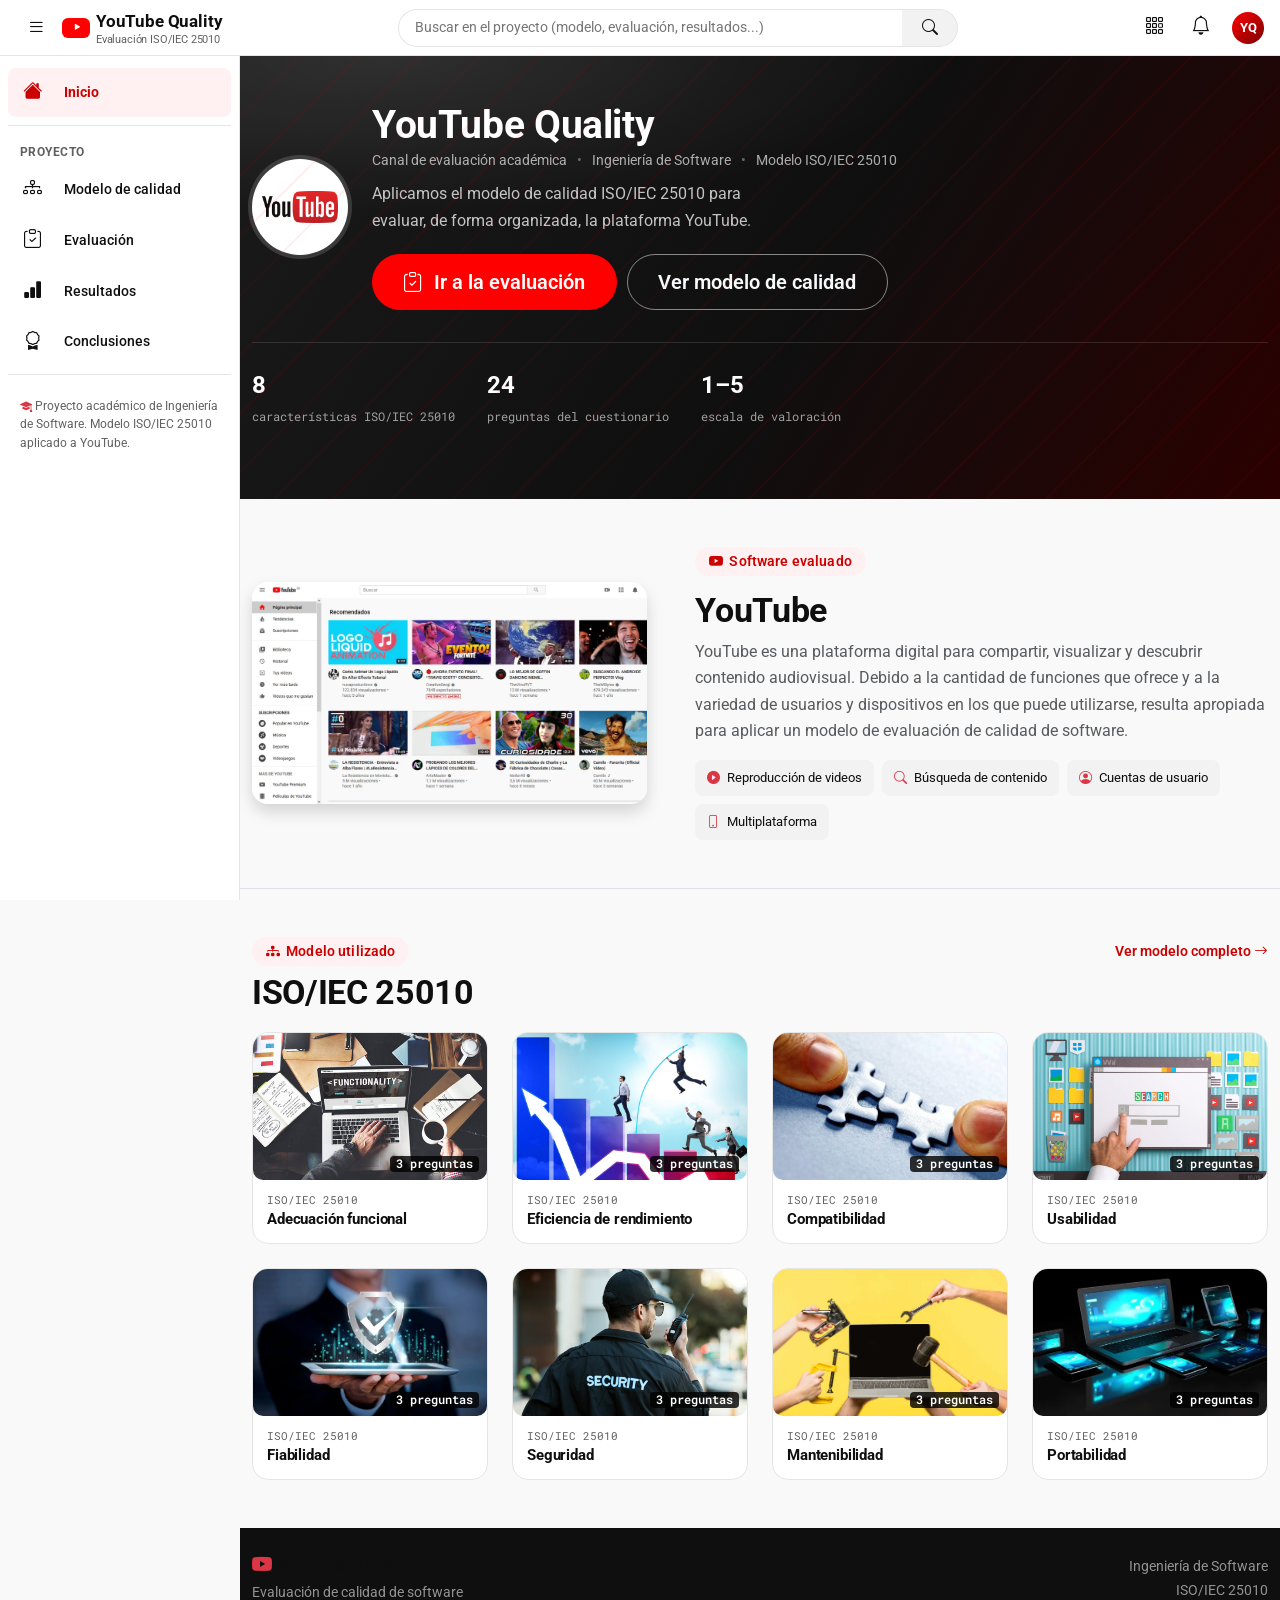
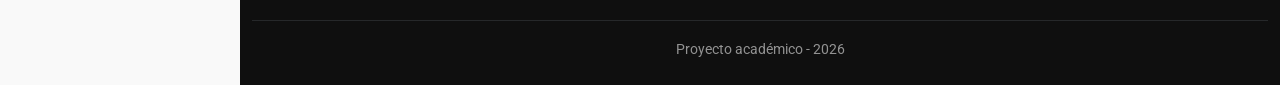
<file: index.html>
<!DOCTYPE html>
<html lang="es">

<head>
    <meta charset="UTF-8">
    <meta name="viewport" content="width=device-width, initial-scale=1.0">

    <title>Evaluación de Calidad - YouTube | ISO/IEC 25010</title>
    <link rel="icon" type="image/webp" href="/assets/img/logo-icono.png">

    <link rel="preconnect" href="https://fonts.googleapis.com">
    <link rel="preconnect" href="https://fonts.gstatic.com" crossorigin>

    <!-- Bootstrap 5 -->
    <link href="https://cdn.jsdelivr.net/npm/bootstrap@5.3.3/dist/css/bootstrap.min.css" rel="stylesheet">

    <!-- Bootstrap Icons -->
    <link rel="stylesheet" href="https://cdn.jsdelivr.net/npm/bootstrap-icons@1.11.3/font/bootstrap-icons.min.css">

    <!-- CSS propio (style.css importa los módulos de assets/css/) -->
    <link rel="stylesheet" href="assets/css/style.css">
</head>

<body data-base="">

    <!-- =========================================================
         BARRA SUPERIOR
    ========================================================== -->
    <nav class="yt-navbar">

        <div class="yt-navbar-left">
            <button class="yt-hamburger" type="button" data-sidebar-toggle aria-label="Abrir menú" aria-controls="ytSidebar">
                <i class="bi bi-list"></i>
            </button>

            <a class="yt-brand" href="index.html">
                <span class="yt-play-icon"><i class="bi bi-play-fill"></i></span>
                <span>
                    YouTube Quality
                    <span class="yt-brand-sub">Evaluación ISO/IEC 25010</span>
                </span>
            </a>
        </div>

        <div class="yt-navbar-center">
            <form class="yt-search-form" id="ytSearchForm" role="search">
                <input type="text" class="yt-search-input" id="ytSearchInput"
                    placeholder="Buscar en el proyecto (modelo, evaluación, resultados...)" autocomplete="off">
                <button type="submit" class="yt-search-btn" aria-label="Buscar">
                    <i class="bi bi-search"></i>
                </button>
            </form>
            <div class="yt-search-suggestions" id="ytSearchSuggestions"></div>
        </div>

        <div class="yt-navbar-right">
            <button class="yt-icon-btn" type="button" aria-label="Aplicaciones">
                <i class="bi bi-grid-3x3-gap"></i>
            </button>
            <button class="yt-icon-btn" type="button" aria-label="Notificaciones">
                <i class="bi bi-bell"></i>
            </button>
            <div class="yt-avatar" title="Proyecto académico">YQ</div>
        </div>

    </nav>


    <!-- =========================================================
         LAYOUT: SIDEBAR + CONTENIDO
    ========================================================== -->
    <div class="yt-layout">

        <!-- Menú lateral -->
        <aside class="yt-sidebar" id="ytSidebar">

            <div class="yt-sidebar-group">
                <a href="index.html" class="yt-sidebar-item is-active">
                    <i class="bi bi-house-fill"></i> Inicio
                </a>
            </div>

            <div class="yt-sidebar-group">
                <div class="yt-sidebar-label">Proyecto</div>

                <a href="pages/modelo.html" class="yt-sidebar-item">
                    <i class="bi bi-diagram-3"></i> Modelo de calidad
                </a>
                <a href="pages/evaluacion.html" class="yt-sidebar-item">
                    <i class="bi bi-clipboard-check"></i> Evaluación
                </a>
                <a href="pages/resultados.html" class="yt-sidebar-item">
                    <i class="bi bi-bar-chart-fill"></i> Resultados
                </a>
                <a href="pages/conclusiones.html" class="yt-sidebar-item">
                    <i class="bi bi-award"></i> Conclusiones
                </a>
            </div>

            <div class="yt-sidebar-group">
                <div class="yt-sidebar-note">
                    <i class="bi bi-mortarboard-fill text-danger"></i>
                    Proyecto académico de Ingeniería de Software.
                    Modelo ISO/IEC 25010 aplicado a YouTube.
                </div>
            </div>

        </aside>

        <div class="yt-sidebar-backdrop" id="ytSidebarBackdrop"></div>


        <!-- Contenido principal -->
        <main class="yt-main">

            <!-- =====================================================
                 BANNER DE CANAL
            ====================================================== -->
            <section class="channel-banner">

                <div class="container">

                    <div class="d-flex flex-column flex-sm-row align-items-sm-center gap-4">

                        <div class="channel-avatar">
                            <!--
                                IMAGEN RECOMENDADA:
                                Buscar en Google:
                                "YouTube logo transparent PNG"

                                Guardarla en:
                                assets/img/logo-youtube.png
                            -->
                            <img src="assets/img/logo-youtube.png" alt="Logo de YouTube">
                        </div>

                        <div>
                            <h1 class="channel-name">YouTube Quality</h1>

                            <div class="channel-meta">
                                <span>Canal de evaluación académica</span>
                                <span class="dot">Ingeniería de Software</span>
                                <span class="dot">Modelo ISO/IEC 25010</span>
                            </div>

                            <p class="channel-tagline">
                                Aplicamos el modelo de calidad ISO/IEC 25010
                                para evaluar, de forma organizada, la
                                plataforma YouTube.
                            </p>

                            <div class="channel-actions">
                                <a href="pages/evaluacion.html" class="btn btn-danger btn-lg">
                                    <i class="bi bi-clipboard-check"></i>
                                    Ir a la evaluación
                                </a>
                                <a href="pages/modelo.html" class="btn btn-outline-light btn-lg">
                                    Ver modelo de calidad
                                </a>
                            </div>
                        </div>

                    </div>

                    <div class="channel-stats">
                        <div class="stat">
                            <strong>8</strong>
                            <span>características ISO/IEC 25010</span>
                        </div>
                        <div class="stat">
                            <strong>24</strong>
                            <span>preguntas del cuestionario</span>
                        </div>
                        <div class="stat">
                            <strong>1–5</strong>
                            <span>escala de valoración</span>
                        </div>
                    </div>

                </div>

            </section>


            <!-- =====================================================
                 SOFTWARE EVALUADO
            ====================================================== -->
            <section class="py-5 border-bottom">

                <div class="container">

                    <div class="row align-items-center g-5">

                        <div class="col-lg-5">
                            <!--
                                IMAGEN RECOMENDADA:
                                Buscar:
                                "YouTube desktop interface screenshot"

                                Guardarla en:
                                assets/img/youtube-interfaz.png
                            -->
                            <img src="assets/img/youtube-interfaz.png"
                                alt="Interfaz de YouTube"
                                class="img-fluid rounded-4 shadow">
                        </div>

                        <div class="col-lg-7">

                            <span class="section-tag">
                                <i class="bi bi-youtube"></i>
                                Software evaluado
                            </span>

                            <h2 class="mt-3">YouTube</h2>

                            <p class="text-muted">
                                YouTube es una plataforma digital para compartir,
                                visualizar y descubrir contenido audiovisual.
                                Debido a la cantidad de funciones que ofrece y a
                                la variedad de usuarios y dispositivos en los que
                                puede utilizarse, resulta apropiada para aplicar
                                un modelo de evaluación de calidad de software.
                            </p>

                            <div class="d-flex flex-wrap gap-2 mt-3">
                                <span class="in-youtube-tag">
                                    <i class="bi bi-play-circle-fill text-danger me-1"></i>
                                    Reproducción de videos
                                </span>
                                <span class="in-youtube-tag">
                                    <i class="bi bi-search text-danger me-1"></i>
                                    Búsqueda de contenido
                                </span>
                                <span class="in-youtube-tag">
                                    <i class="bi bi-person-circle text-danger me-1"></i>
                                    Cuentas de usuario
                                </span>
                                <span class="in-youtube-tag">
                                    <i class="bi bi-phone text-danger me-1"></i>
                                    Multiplataforma
                                </span>
                            </div>

                        </div>

                    </div>

                </div>

            </section>


            <!-- =====================================================
                 FEED: CARACTERÍSTICAS DEL MODELO
            ====================================================== -->
            <section class="py-5">

                <div class="container">

                    <div class="feed-row-header">

                        <div>
                            <span class="section-tag">
                                <i class="bi bi-diagram-3-fill"></i>
                                Modelo utilizado
                            </span>

                            <h2 class="mt-2">ISO/IEC 25010</h2>
                        </div>

                        <a href="pages/modelo.html">
                            Ver modelo completo
                            <i class="bi bi-arrow-right"></i>
                        </a>

                    </div>


                    <div class="row g-4">


                        <!-- =================================================
                            1. ADECUACIÓN FUNCIONAL
                        ================================================== -->
                        <div class="col-sm-6 col-lg-3">

                            <a href="pages/modelo.html#caracteristica-funcionalidad"
                            class="mini-card">

                                <div class="video-thumb">

                                    <img src="assets/img/funcionalidad.jpg"
                                        alt="Adecuación funcional">

                                    <span class="duration-badge">
                                        3 preguntas
                                    </span>

                                </div>

                                <div class="mini-card-body">

                                    <span class="mini-card-eyebrow">
                                        ISO/IEC 25010
                                    </span>

                                    <h3>
                                        Adecuación funcional
                                    </h3>

                                </div>

                            </a>

                        </div>


                        <!-- =================================================
                            2. EFICIENCIA DE RENDIMIENTO
                        ================================================== -->
                        <div class="col-sm-6 col-lg-3">

                            <a href="pages/modelo.html#caracteristica-rendimiento"
                            class="mini-card">

                                <div class="video-thumb">

                                    <img src="assets/img/rendimiento.jpg"
                                        alt="Eficiencia de rendimiento">

                                    <span class="duration-badge">
                                        3 preguntas
                                    </span>

                                </div>

                                <div class="mini-card-body">

                                    <span class="mini-card-eyebrow">
                                        ISO/IEC 25010
                                    </span>

                                    <h3>
                                        Eficiencia de rendimiento
                                    </h3>

                                </div>

                            </a>

                        </div>


                        <!-- =================================================
                            3. COMPATIBILIDAD
                        ================================================== -->
                        <div class="col-sm-6 col-lg-3">

                            <a href="pages/modelo.html#caracteristica-compatibilidad"
                            class="mini-card">

                                <div class="video-thumb">

                                    <img src="assets/img/compatibilidad.jpg"
                                        alt="Compatibilidad">

                                    <span class="duration-badge">
                                        3 preguntas
                                    </span>

                                </div>

                                <div class="mini-card-body">

                                    <span class="mini-card-eyebrow">
                                        ISO/IEC 25010
                                    </span>

                                    <h3>
                                        Compatibilidad
                                    </h3>

                                </div>

                            </a>

                        </div>


                        <!-- =================================================
                            4. USABILIDAD
                        ================================================== -->
                        <div class="col-sm-6 col-lg-3">

                            <a href="pages/modelo.html#caracteristica-usabilidad"
                            class="mini-card">

                                <div class="video-thumb">

                                    <img src="assets/img/usabilidad.jpg"
                                        alt="Usabilidad">

                                    <span class="duration-badge">
                                        3 preguntas
                                    </span>

                                </div>

                                <div class="mini-card-body">

                                    <span class="mini-card-eyebrow">
                                        ISO/IEC 25010
                                    </span>

                                    <h3>
                                        Usabilidad
                                    </h3>

                                </div>

                            </a>

                        </div>


                        <!-- =================================================
                            5. FIABILIDAD
                        ================================================== -->
                        <div class="col-sm-6 col-lg-3">

                            <a href="pages/modelo.html#caracteristica-fiabilidad"
                            class="mini-card">

                                <div class="video-thumb">

                                    <img src="assets/img/fiabilidad.jpg"
                                        alt="Fiabilidad">

                                    <span class="duration-badge">
                                        3 preguntas
                                    </span>

                                </div>

                                <div class="mini-card-body">

                                    <span class="mini-card-eyebrow">
                                        ISO/IEC 25010
                                    </span>

                                    <h3>
                                        Fiabilidad
                                    </h3>

                                </div>

                            </a>

                        </div>


                        <!-- =================================================
                            6. SEGURIDAD
                        ================================================== -->
                        <div class="col-sm-6 col-lg-3">

                            <a href="pages/modelo.html#caracteristica-seguridad"
                            class="mini-card">

                                <div class="video-thumb">

                                    <img src="assets/img/seguridad.jpg"
                                        alt="Seguridad">

                                    <span class="duration-badge">
                                        3 preguntas
                                    </span>

                                </div>

                                <div class="mini-card-body">

                                    <span class="mini-card-eyebrow">
                                        ISO/IEC 25010
                                    </span>

                                    <h3>
                                        Seguridad
                                    </h3>

                                </div>

                            </a>

                        </div>


                        <!-- =================================================
                            7. MANTENIBILIDAD
                        ================================================== -->
                        <div class="col-sm-6 col-lg-3">

                            <a href="pages/modelo.html#caracteristica-mantenibilidad"
                            class="mini-card">

                                <div class="video-thumb">

                                    <img src="assets/img/mantenibilidad.jpg"
                                        alt="Mantenibilidad">

                                    <span class="duration-badge">
                                        3 preguntas
                                    </span>

                                </div>

                                <div class="mini-card-body">

                                    <span class="mini-card-eyebrow">
                                        ISO/IEC 25010
                                    </span>

                                    <h3>
                                        Mantenibilidad
                                    </h3>

                                </div>

                            </a>

                        </div>


                        <!-- =================================================
                            8. PORTABILIDAD
                        ================================================== -->
                        <div class="col-sm-6 col-lg-3">

                            <a href="pages/modelo.html#caracteristica-portabilidad"
                            class="mini-card">

                                <div class="video-thumb">

                                    <img src="assets/img/portabilidad.jpg"
                                        alt="Portabilidad">

                                    <span class="duration-badge">
                                        3 preguntas
                                    </span>

                                </div>

                                <div class="mini-card-body">

                                    <span class="mini-card-eyebrow">
                                        ISO/IEC 25010
                                    </span>

                                    <h3>
                                        Portabilidad
                                    </h3>

                                </div>

                            </a>

                        </div>


                    </div>

                </div>

            </section>


            <!-- =====================================================
                 FOOTER
            ====================================================== -->
            <footer class="bg-dark text-white py-4">

                <div class="container">

                    <div class="row align-items-center">

                        <div class="col-md-6 text-center text-md-start">
                            <h5 class="fw-bold mb-1">
                                <i class="bi bi-youtube text-danger"></i>
                                YouTube Quality
                            </h5>
                            <small class="text-white-50">Evaluación de calidad de software</small>
                        </div>

                        <div class="col-md-6 text-center text-md-end mt-3 mt-md-0">
                            <small class="text-white-50">Ingeniería de Software</small>
                            <br>
                            <small class="text-white-50">ISO/IEC 25010</small>
                        </div>

                    </div>

                    <hr class="border-secondary my-3">

                    <div class="text-center">
                        <small class="text-white-50">Proyecto académico - 2026</small>
                    </div>

                </div>

            </footer>

        </main>

    </div>


    <!-- =========================================================
         BOOTSTRAP JS
    ========================================================== -->
    <script src="https://cdn.jsdelivr.net/npm/bootstrap@5.3.3/dist/js/bootstrap.bundle.min.js"></script>

    <!-- JavaScript propio (dividido en módulos para facilitar su mantenimiento) -->
    <script src="assets/js/data.js"></script>
    <script src="assets/js/utils.js"></script>
    <script src="assets/js/evaluacion.js"></script>
    <script src="assets/js/resultados.js"></script>
    <script src="assets/js/ui.js"></script>

</body>

</html>
</file>
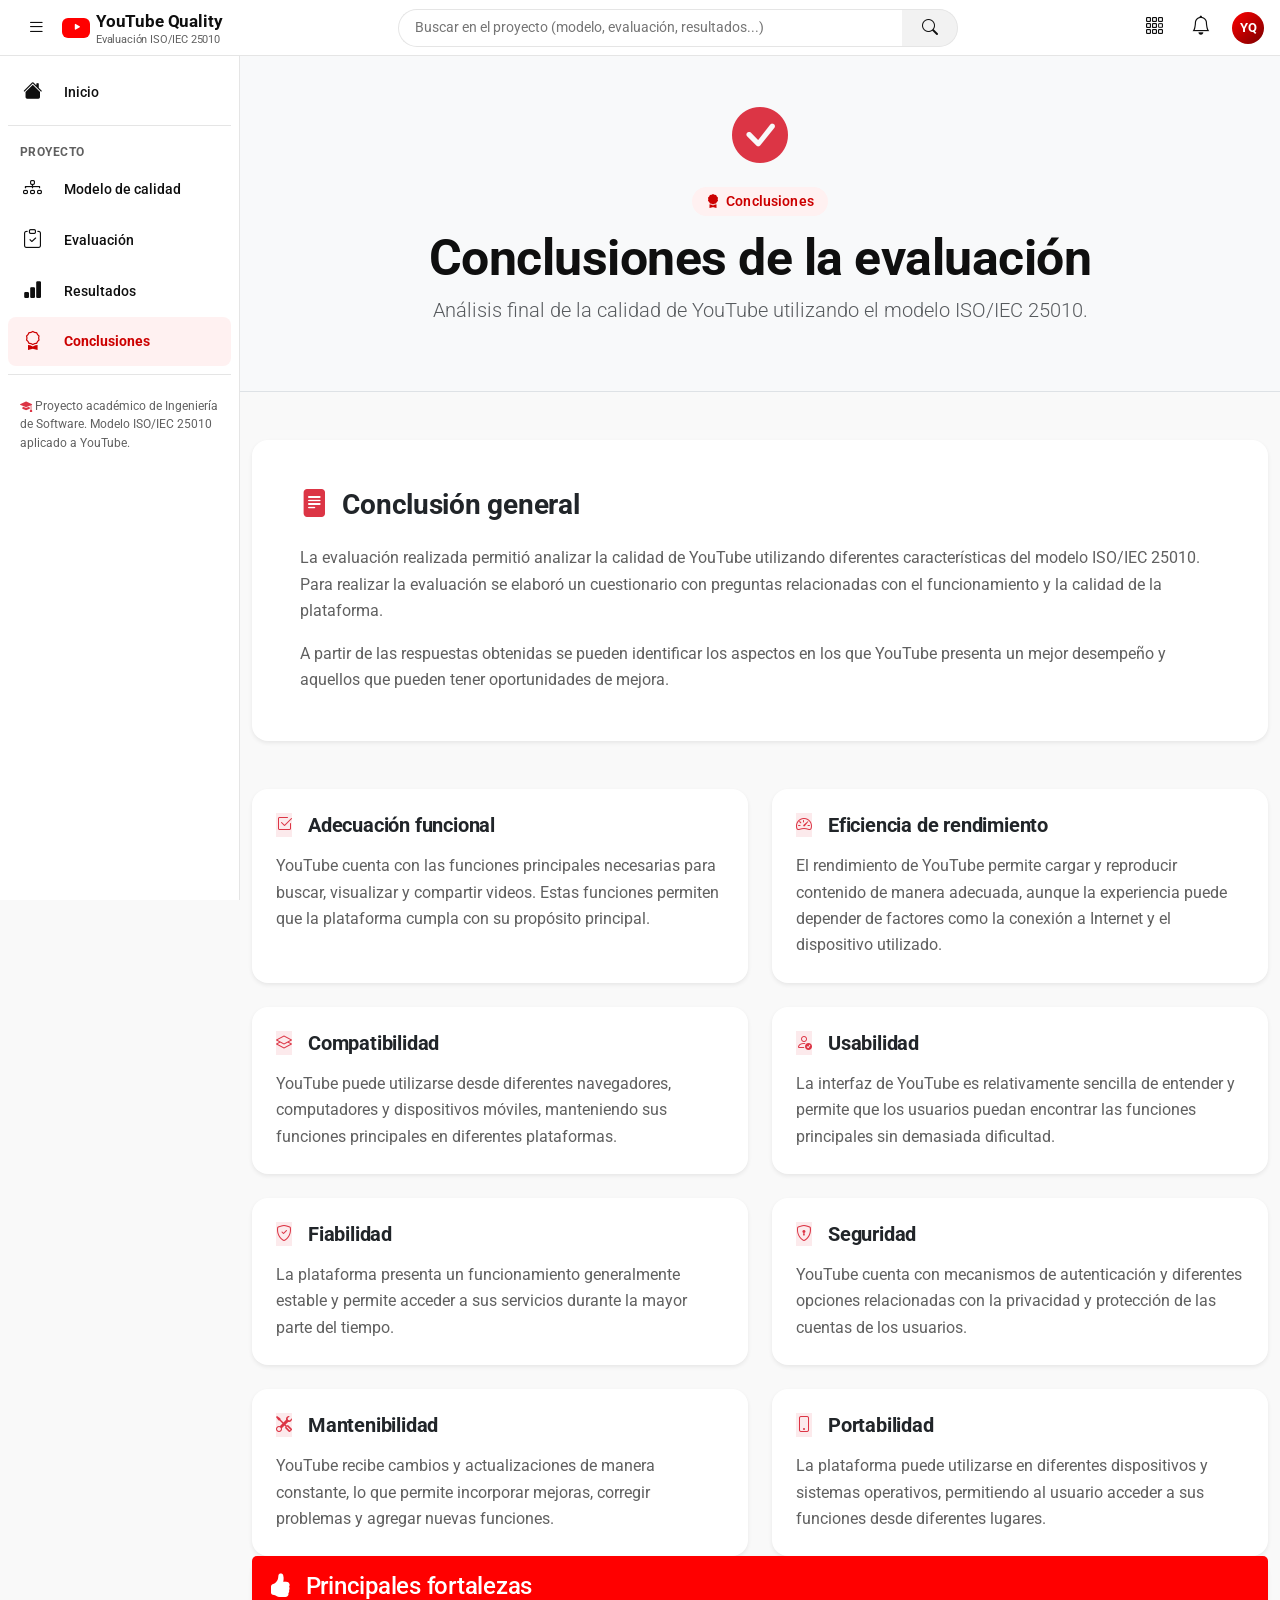
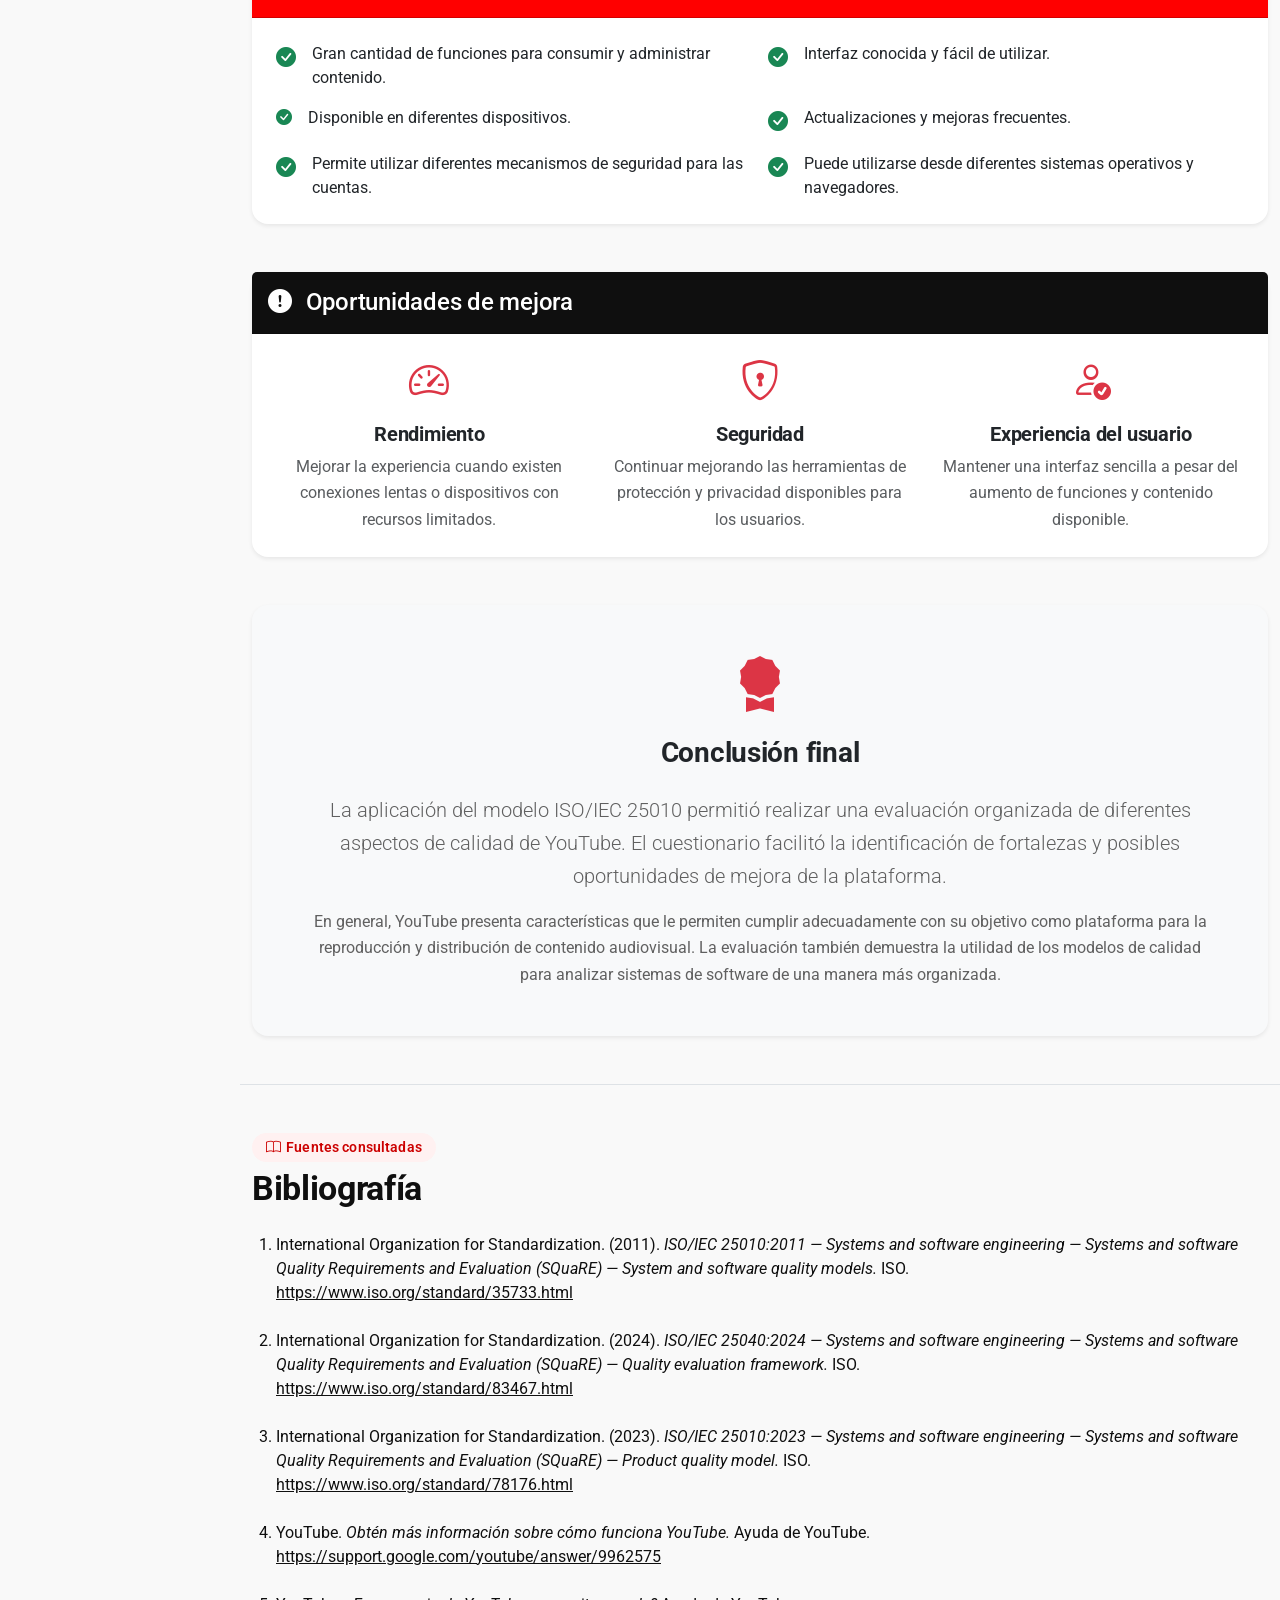
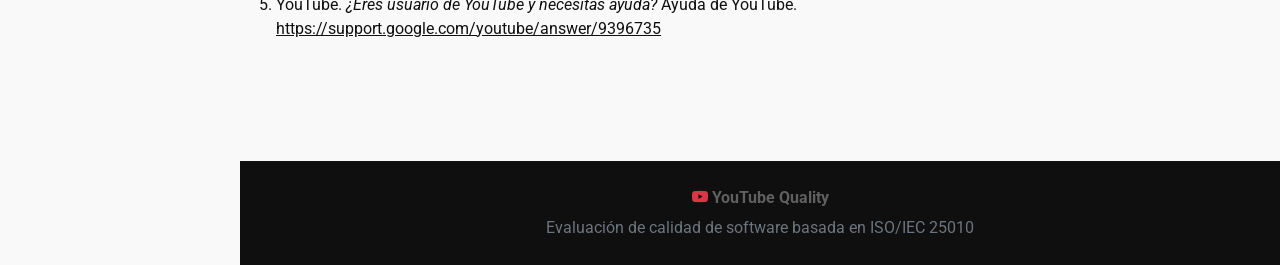
<file: pages/conclusiones.html>
<!DOCTYPE html>
<html lang="es">
<head>
    <meta charset="UTF-8">
    <meta name="viewport" content="width=device-width, initial-scale=1.0">

    <title>Conclusiones | YouTube Quality</title>
    <link rel="icon" type="image/webp" href="/assets/img/logo-icono.png">

    <link rel="preconnect" href="https://fonts.googleapis.com">
    <link rel="preconnect" href="https://fonts.gstatic.com" crossorigin>

    <!-- Bootstrap -->
    <link
        href="https://cdn.jsdelivr.net/npm/bootstrap@5.3.3/dist/css/bootstrap.min.css"
        rel="stylesheet"
    >

    <!-- Bootstrap Icons -->
    <link
        rel="stylesheet"
        href="https://cdn.jsdelivr.net/npm/bootstrap-icons@1.11.3/font/bootstrap-icons.min.css"
    >

    <!-- CSS propio -->
    <link rel="stylesheet" href="../assets/css/style.css">
</head>

<body data-base="../">

    <!-- =========================================================
         BARRA SUPERIOR
    ========================================================== -->
    <nav class="yt-navbar">

        <div class="yt-navbar-left">
            <button class="yt-hamburger" type="button" data-sidebar-toggle aria-label="Abrir menú" aria-controls="ytSidebar">
                <i class="bi bi-list"></i>
            </button>

            <a class="yt-brand" href="../index.html">
                <span class="yt-play-icon"><i class="bi bi-play-fill"></i></span>
                <span>
                    YouTube Quality
                    <span class="yt-brand-sub">Evaluación ISO/IEC 25010</span>
                </span>
            </a>
        </div>

        <div class="yt-navbar-center">
            <form class="yt-search-form" id="ytSearchForm" role="search">
                <input type="text" class="yt-search-input" id="ytSearchInput"
                    placeholder="Buscar en el proyecto (modelo, evaluación, resultados...)" autocomplete="off">
                <button type="submit" class="yt-search-btn" aria-label="Buscar">
                    <i class="bi bi-search"></i>
                </button>
            </form>
            <div class="yt-search-suggestions" id="ytSearchSuggestions"></div>
        </div>

        <div class="yt-navbar-right">
            <button class="yt-icon-btn" type="button" aria-label="Aplicaciones">
                <i class="bi bi-grid-3x3-gap"></i>
            </button>
            <button class="yt-icon-btn" type="button" aria-label="Notificaciones">
                <i class="bi bi-bell"></i>
            </button>
            <div class="yt-avatar" title="Proyecto académico">YQ</div>
        </div>

    </nav>


    <!-- =========================================================
         LAYOUT: SIDEBAR + CONTENIDO
    ========================================================== -->
    <div class="yt-layout">

        <aside class="yt-sidebar" id="ytSidebar">

            <div class="yt-sidebar-group">
                <a href="../index.html" class="yt-sidebar-item">
                    <i class="bi bi-house-fill"></i> Inicio
                </a>
            </div>

            <div class="yt-sidebar-group">
                <div class="yt-sidebar-label">Proyecto</div>

                <a href="modelo.html" class="yt-sidebar-item">
                    <i class="bi bi-diagram-3"></i> Modelo de calidad
                </a>
                <a href="evaluacion.html" class="yt-sidebar-item">
                    <i class="bi bi-clipboard-check"></i> Evaluación
                </a>
                <a href="resultados.html" class="yt-sidebar-item">
                    <i class="bi bi-bar-chart-fill"></i> Resultados
                </a>
                <a href="conclusiones.html" class="yt-sidebar-item is-active">
                    <i class="bi bi-award"></i> Conclusiones
                </a>
            </div>

            <div class="yt-sidebar-group">
                <div class="yt-sidebar-note">
                    <i class="bi bi-mortarboard-fill text-danger"></i>
                    Proyecto académico de Ingeniería de Software.
                    Modelo ISO/IEC 25010 aplicado a YouTube.
                </div>
            </div>

        </aside>

        <div class="yt-sidebar-backdrop" id="ytSidebarBackdrop"></div>


        <main class="yt-main">

    <!-- =========================================================
         ENCABEZADO
    ========================================================== -->
    <header class="py-5 bg-light border-bottom">

        <div class="container text-center">

            <!-- IMAGEN:
                 Colocar aquí el logo de YouTube.
                 Archivo sugerido:
                 ../assets/img/youtube-logo.png
            -->

            <div class="mb-3">
                <i class="bi bi-check-circle-fill text-danger display-4"></i>
            </div>

            <span class="section-tag">
                <i class="bi bi-award-fill"></i>
                Conclusiones
            </span>

            <h1 class="mt-3">
                Conclusiones de la evaluación
            </h1>

            <p class="lead text-muted mx-auto" style="max-width: 800px;">
                Análisis final de la calidad de YouTube utilizando
                el modelo ISO/IEC 25010.
            </p>

        </div>

    </header>


    <!-- =========================================================
         CONTENIDO PRINCIPAL
    ========================================================== -->
    <div class="container py-5">


        <!-- =====================================================
             INTRODUCCIÓN
        ====================================================== -->
        <section class="mb-5">

            <div class="card shadow-sm border-0">

                <div class="card-body p-4 p-md-5">

                    <h2 class="h3 fw-bold mb-4">
                        <i class="bi bi-file-text-fill text-danger me-2"></i>
                        Conclusión general
                    </h2>

                    <p>
                        La evaluación realizada permitió analizar la calidad
                        de YouTube utilizando diferentes características del
                        modelo ISO/IEC 25010. Para realizar la evaluación se
                        elaboró un cuestionario con preguntas relacionadas
                        con el funcionamiento y la calidad de la plataforma.
                    </p>

                    <p class="mb-0">
                        A partir de las respuestas obtenidas se pueden
                        identificar los aspectos en los que YouTube presenta
                        un mejor desempeño y aquellos que pueden tener
                        oportunidades de mejora.
                    </p>

                </div>

            </div>

        </section>


        <!-- =====================================================
             CONCLUSIONES POR ASPECTOS
        ====================================================== -->
        <section class="mb-5">

            <div class="row g-4">


                <!-- Adecuación funcional -->
                <div class="col-md-6">

                    <div class="card h-100 shadow-sm border-0">

                        <div class="card-body p-4">

                            <div class="d-flex align-items-center mb-3">

                                <div class="model-icon bg-danger bg-opacity-10 text-danger">
                                    <i class="bi bi-check2-square"></i>
                                </div>

                                <h2 class="h5 fw-bold mb-0 ms-3">
                                    Adecuación funcional
                                </h2>

                            </div>

                            <p class="mb-0">
                                YouTube cuenta con las funciones principales
                                necesarias para buscar, visualizar y compartir
                                videos. Estas funciones permiten que la
                                plataforma cumpla con su propósito principal.
                            </p>

                        </div>

                    </div>

                </div>


                <!-- Rendimiento -->
                <div class="col-md-6">

                    <div class="card h-100 shadow-sm border-0">

                        <div class="card-body p-4">

                            <div class="d-flex align-items-center mb-3">

                                <div class="model-icon bg-danger bg-opacity-10 text-danger">
                                    <i class="bi bi-speedometer2"></i>
                                </div>

                                <h2 class="h5 fw-bold mb-0 ms-3">
                                    Eficiencia de rendimiento
                                </h2>

                            </div>

                            <p class="mb-0">
                                El rendimiento de YouTube permite cargar y
                                reproducir contenido de manera adecuada,
                                aunque la experiencia puede depender de
                                factores como la conexión a Internet y el
                                dispositivo utilizado.
                            </p>

                        </div>

                    </div>

                </div>


                <!-- Compatibilidad -->
                <div class="col-md-6">

                    <div class="card h-100 shadow-sm border-0">

                        <div class="card-body p-4">

                            <div class="d-flex align-items-center mb-3">

                                <div class="model-icon bg-danger bg-opacity-10 text-danger">
                                    <i class="bi bi-layers"></i>
                                </div>

                                <h2 class="h5 fw-bold mb-0 ms-3">
                                    Compatibilidad
                                </h2>

                            </div>

                            <p class="mb-0">
                                YouTube puede utilizarse desde diferentes
                                navegadores, computadores y dispositivos
                                móviles, manteniendo sus funciones principales
                                en diferentes plataformas.
                            </p>

                        </div>

                    </div>

                </div>


                <!-- Usabilidad -->
                <div class="col-md-6">

                    <div class="card h-100 shadow-sm border-0">

                        <div class="card-body p-4">

                            <div class="d-flex align-items-center mb-3">

                                <div class="model-icon bg-danger bg-opacity-10 text-danger">
                                    <i class="bi bi-person-check"></i>
                                </div>

                                <h2 class="h5 fw-bold mb-0 ms-3">
                                    Usabilidad
                                </h2>

                            </div>

                            <p class="mb-0">
                                La interfaz de YouTube es relativamente sencilla
                                de entender y permite que los usuarios puedan
                                encontrar las funciones principales sin
                                demasiada dificultad.
                            </p>

                        </div>

                    </div>

                </div>


                <!-- Fiabilidad -->
                <div class="col-md-6">

                    <div class="card h-100 shadow-sm border-0">

                        <div class="card-body p-4">

                            <div class="d-flex align-items-center mb-3">

                                <div class="model-icon bg-danger bg-opacity-10 text-danger">
                                    <i class="bi bi-shield-check"></i>
                                </div>

                                <h2 class="h5 fw-bold mb-0 ms-3">
                                    Fiabilidad
                                </h2>

                            </div>

                            <p class="mb-0">
                                La plataforma presenta un funcionamiento
                                generalmente estable y permite acceder a sus
                                servicios durante la mayor parte del tiempo.
                            </p>

                        </div>

                    </div>

                </div>


                <!-- Seguridad -->
                <div class="col-md-6">

                    <div class="card h-100 shadow-sm border-0">

                        <div class="card-body p-4">

                            <div class="d-flex align-items-center mb-3">

                                <div class="model-icon bg-danger bg-opacity-10 text-danger">
                                    <i class="bi bi-shield-lock"></i>
                                </div>

                                <h2 class="h5 fw-bold mb-0 ms-3">
                                    Seguridad
                                </h2>

                            </div>

                            <p class="mb-0">
                                YouTube cuenta con mecanismos de autenticación
                                y diferentes opciones relacionadas con la
                                privacidad y protección de las cuentas de los
                                usuarios.
                            </p>

                        </div>

                    </div>

                </div>


                <!-- Mantenibilidad -->
                <div class="col-md-6">

                    <div class="card h-100 shadow-sm border-0">

                        <div class="card-body p-4">

                            <div class="d-flex align-items-center mb-3">

                                <div class="model-icon bg-danger bg-opacity-10 text-danger">
                                    <i class="bi bi-tools"></i>
                                </div>

                                <h2 class="h5 fw-bold mb-0 ms-3">
                                    Mantenibilidad
                                </h2>

                            </div>

                            <p class="mb-0">
                                YouTube recibe cambios y actualizaciones de
                                manera constante, lo que permite incorporar
                                mejoras, corregir problemas y agregar nuevas
                                funciones.
                            </p>

                        </div>

                    </div>

                </div>


                <!-- Portabilidad -->
                <div class="col-md-6">

                    <div class="card h-100 shadow-sm border-0">

                        <div class="card-body p-4">

                            <div class="d-flex align-items-center mb-3">

                                <div class="model-icon bg-danger bg-opacity-10 text-danger">
                                    <i class="bi bi-phone"></i>
                                </div>

                                <h2 class="h5 fw-bold mb-0 ms-3">
                                    Portabilidad
                                </h2>

                            </div>

                            <p class="mb-0">
                                La plataforma puede utilizarse en diferentes
                                dispositivos y sistemas operativos, permitiendo
                                al usuario acceder a sus funciones desde
                                diferentes lugares.
                            </p>

                        </div>

                    </div>

                </div>

            </div>


            <!-- =====================================================
                 FORTALEZAS
            ====================================================== -->
            <section class="mb-5">
    
                <div class="card shadow-sm border-0">
    
                    <div class="card-header bg-danger text-white py-3">
    
                        <h2 class="h4 mb-0">
                            <i class="bi bi-hand-thumbs-up-fill me-2"></i>
                            Principales fortalezas
                        </h2>
    
                    </div>
    
                    <div class="card-body p-4">
    
                        <div class="row g-3">
    
                            <div class="col-md-6">
    
                                <div class="d-flex">
    
                                    <i class="bi bi-check-circle-fill text-success me-3 fs-5"></i>
    
                                    <span>
                                        Gran cantidad de funciones para consumir
                                        y administrar contenido.
                                    </span>
    
                                </div>
    
                            </div>
    
    
                            <div class="col-md-6">
    
                                <div class="d-flex">
    
                                    <i class="bi bi-check-circle-fill text-success me-3 fs-5"></i>
    
                                    <span>
                                        Interfaz conocida y fácil de utilizar.
                                    </span>
    
                                </div>
    
                            </div>
    
    
                            <div class="col-md-6">
    
                                <div class="d-flex">
    
                                    <i class="bi bi-check-circle-fill text-success me-3"></i>
    
                                    <span>
                                        Disponible en diferentes dispositivos.
                                    </span>
    
                                </div>
    
                            </div>
    
    
                            <div class="col-md-6">
    
                                <div class="d-flex">
    
                                    <i class="bi bi-check-circle-fill text-success me-3 fs-5"></i>
    
                                    <span>
                                        Actualizaciones y mejoras frecuentes.
                                    </span>
    
                                </div>
    
                            </div>
    
    
                            <div class="col-md-6">
    
                                <div class="d-flex">
    
                                    <i class="bi bi-check-circle-fill text-success me-3 fs-5"></i>
    
                                    <span>
                                        Permite utilizar diferentes mecanismos
                                        de seguridad para las cuentas.
                                    </span>
    
                                </div>
    
                            </div>
    
    
                            <div class="col-md-6">
    
                                <div class="d-flex">
    
                                    <i class="bi bi-check-circle-fill text-success me-3 fs-5"></i>
    
                                    <span>
                                        Puede utilizarse desde diferentes
                                        sistemas operativos y navegadores.
                                    </span>
    
                                </div>
    
                            </div>
    
                        </div>
    
                    </div>
    
                </div>
    
            </section>

        </section>


        <!-- =====================================================
             OPORTUNIDADES DE MEJORA
        ====================================================== -->
        <section class="mb-5">

            <div class="card shadow-sm border-0">

                <div class="card-header bg-dark text-white py-3">

                    <h2 class="h4 mb-0">
                        <i class="bi bi-exclamation-circle-fill me-2"></i>
                        Oportunidades de mejora
                    </h2>

                </div>

                <div class="card-body p-4">

                    <div class="row g-4">

                        <div class="col-md-4">

                            <div class="text-center">

                                <i class="bi bi-speedometer2 text-danger display-6"></i>

                                <h3 class="h5 fw-bold mt-3">
                                    Rendimiento
                                </h3>

                                <p class="text-muted mb-0">
                                    Mejorar la experiencia cuando existen
                                    conexiones lentas o dispositivos con
                                    recursos limitados.
                                </p>

                            </div>

                        </div>


                        <div class="col-md-4">

                            <div class="text-center">

                                <i class="bi bi-shield-lock text-danger display-6"></i>

                                <h3 class="h5 fw-bold mt-3">
                                    Seguridad
                                </h3>

                                <p class="text-muted mb-0">
                                    Continuar mejorando las herramientas de
                                    protección y privacidad disponibles para
                                    los usuarios.
                                </p>

                            </div>

                        </div>


                        <div class="col-md-4">

                            <div class="text-center">

                                <i class="bi bi-person-check text-danger display-6"></i>

                                <h3 class="h5 fw-bold mt-3">
                                    Experiencia del usuario
                                </h3>

                                <p class="text-muted mb-0">
                                    Mantener una interfaz sencilla a pesar del
                                    aumento de funciones y contenido disponible.
                                </p>

                            </div>

                        </div>

                    </div>

                </div>

            </div>

        </section>


        <!-- =====================================================
             CONCLUSIÓN FINAL
        ====================================================== -->
        <section>

            <div class="card shadow-sm border-0 bg-light">

                <div class="card-body p-4 p-md-5 text-center">

                    <i class="bi bi-award-fill text-danger display-4"></i>

                    <h2 class="h3 fw-bold mt-3 mb-4">
                        Conclusión final
                    </h2>

                    <p class="lead mx-auto" style="max-width: 900px;">
                        La aplicación del modelo ISO/IEC 25010 permitió realizar
                        una evaluación organizada de diferentes aspectos de
                        calidad de YouTube. El cuestionario facilitó la
                        identificación de fortalezas y posibles oportunidades
                        de mejora de la plataforma.
                    </p>

                    <p class="mb-0 mx-auto" style="max-width: 900px;">
                        En general, YouTube presenta características que le
                        permiten cumplir adecuadamente con su objetivo como
                        plataforma para la reproducción y distribución de
                        contenido audiovisual. La evaluación también demuestra
                        la utilidad de los modelos de calidad para analizar
                        sistemas de software de una manera más organizada.
                    </p>

                </div>

            </div>

        </section>

    </div>



    <!-- =========================================================
         BIBLIOGRAFÍA
    ========================================================== -->
    <section class="py-5 border-top">
    
        <div class="container">
    
            <div class="feed-row-header mb-4">
                <div>
                    <span class="section-tag">
                        <i class="bi bi-book"></i>
                        Fuentes consultadas
                    </span>
    
                    <h2 class="mt-2">Bibliografía</h2>
                </div>
            </div>
    
            <div class="bibliografia">
    
                <ol class="ps-4">
    
                    <li class="mb-4">
                        International Organization for Standardization.
                        (2011).
                        <em>
                            ISO/IEC 25010:2011 — Systems and software engineering —
                            Systems and software Quality Requirements and Evaluation
                            (SQuaRE) — System and software quality models.
                        </em>
                        ISO.
                        <br>
                        <a href="https://www.iso.org/standard/35733.html"
                           target="_blank"
                           rel="noopener noreferrer">
                            https://www.iso.org/standard/35733.html
                        </a>
                    </li>
    
                    <li class="mb-4">
                        International Organization for Standardization.
                        (2024).
                        <em>
                            ISO/IEC 25040:2024 — Systems and software engineering —
                            Systems and software Quality Requirements and Evaluation
                            (SQuaRE) — Quality evaluation framework.
                        </em>
                        ISO.
                        <br>
                        <a href="https://www.iso.org/standard/83467.html"
                           target="_blank"
                           rel="noopener noreferrer">
                            https://www.iso.org/standard/83467.html
                        </a>
                    </li>
    
                    <li class="mb-4">
                        International Organization for Standardization.
                        (2023).
                        <em>
                            ISO/IEC 25010:2023 — Systems and software engineering —
                            Systems and software Quality Requirements and Evaluation
                            (SQuaRE) — Product quality model.
                        </em>
                        ISO.
                        <br>
                        <a href="https://www.iso.org/standard/78176.html"
                           target="_blank"
                           rel="noopener noreferrer">
                            https://www.iso.org/standard/78176.html
                        </a>
                    </li>
    
                    <li class="mb-4">
                        YouTube.
                        <em>
                            Obtén más información sobre cómo funciona YouTube.
                        </em>
                        Ayuda de YouTube.
                        <br>
                        <a href="https://support.google.com/youtube/answer/9962575?hl=es-419"
                           target="_blank"
                           rel="noopener noreferrer">
                            https://support.google.com/youtube/answer/9962575
                        </a>
                    </li>
    
                    <li class="mb-4">
                        YouTube.
                        <em>
                            ¿Eres usuario de YouTube y necesitas ayuda?
                        </em>
                        Ayuda de YouTube.
                        <br>
                        <a href="https://support.google.com/youtube/answer/9396735?hl=es-419"
                           target="_blank"
                           rel="noopener noreferrer">
                            https://support.google.com/youtube/answer/9396735
                        </a>
                    </li>
    
                </ol>
    
            </div>
    
        </div>
    
    </section> 
                    


    <!-- =========================================================
         FOOTER
    ========================================================== -->
    <footer class="bg-dark text-white py-4 mt-5">

        <div class="container text-center">

            <p class="mb-1">
                <i class="bi bi-youtube text-danger"></i>
                <strong>YouTube Quality</strong>
            </p>

            <p class="mb-0 text-secondary">
                Evaluación de calidad de software basada en ISO/IEC 25010
            </p>

        </div>

    </footer>

        </main>

    </div>


    <!-- Bootstrap JS -->
    <script
        src="https://cdn.jsdelivr.net/npm/bootstrap@5.3.3/dist/js/bootstrap.bundle.min.js">
    </script>


    <!-- JavaScript propio -->
    <script src="../assets/js/data.js"></script>
    <script src="../assets/js/utils.js"></script>
    <script src="../assets/js/evaluacion.js"></script>
    <script src="../assets/js/resultados.js"></script>
    <script src="../assets/js/ui.js"></script>

</body>
</html>
</file>
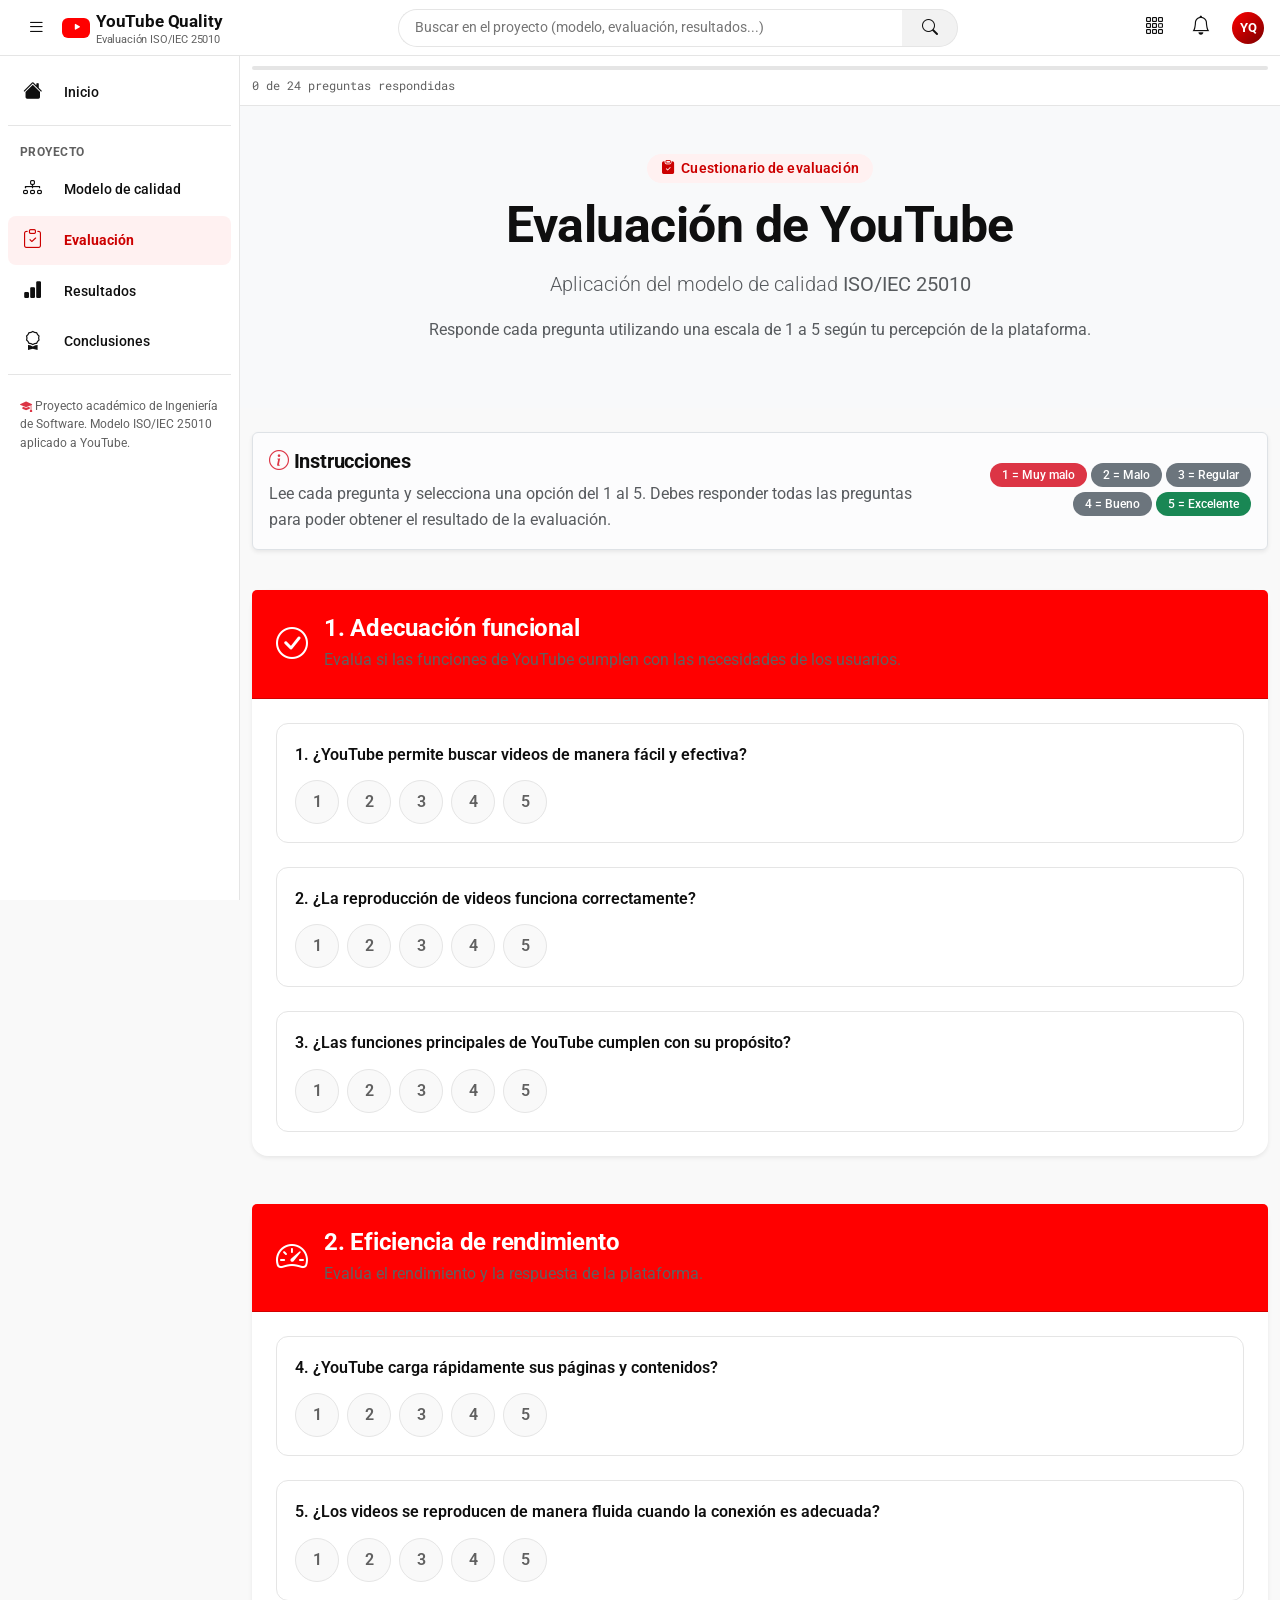
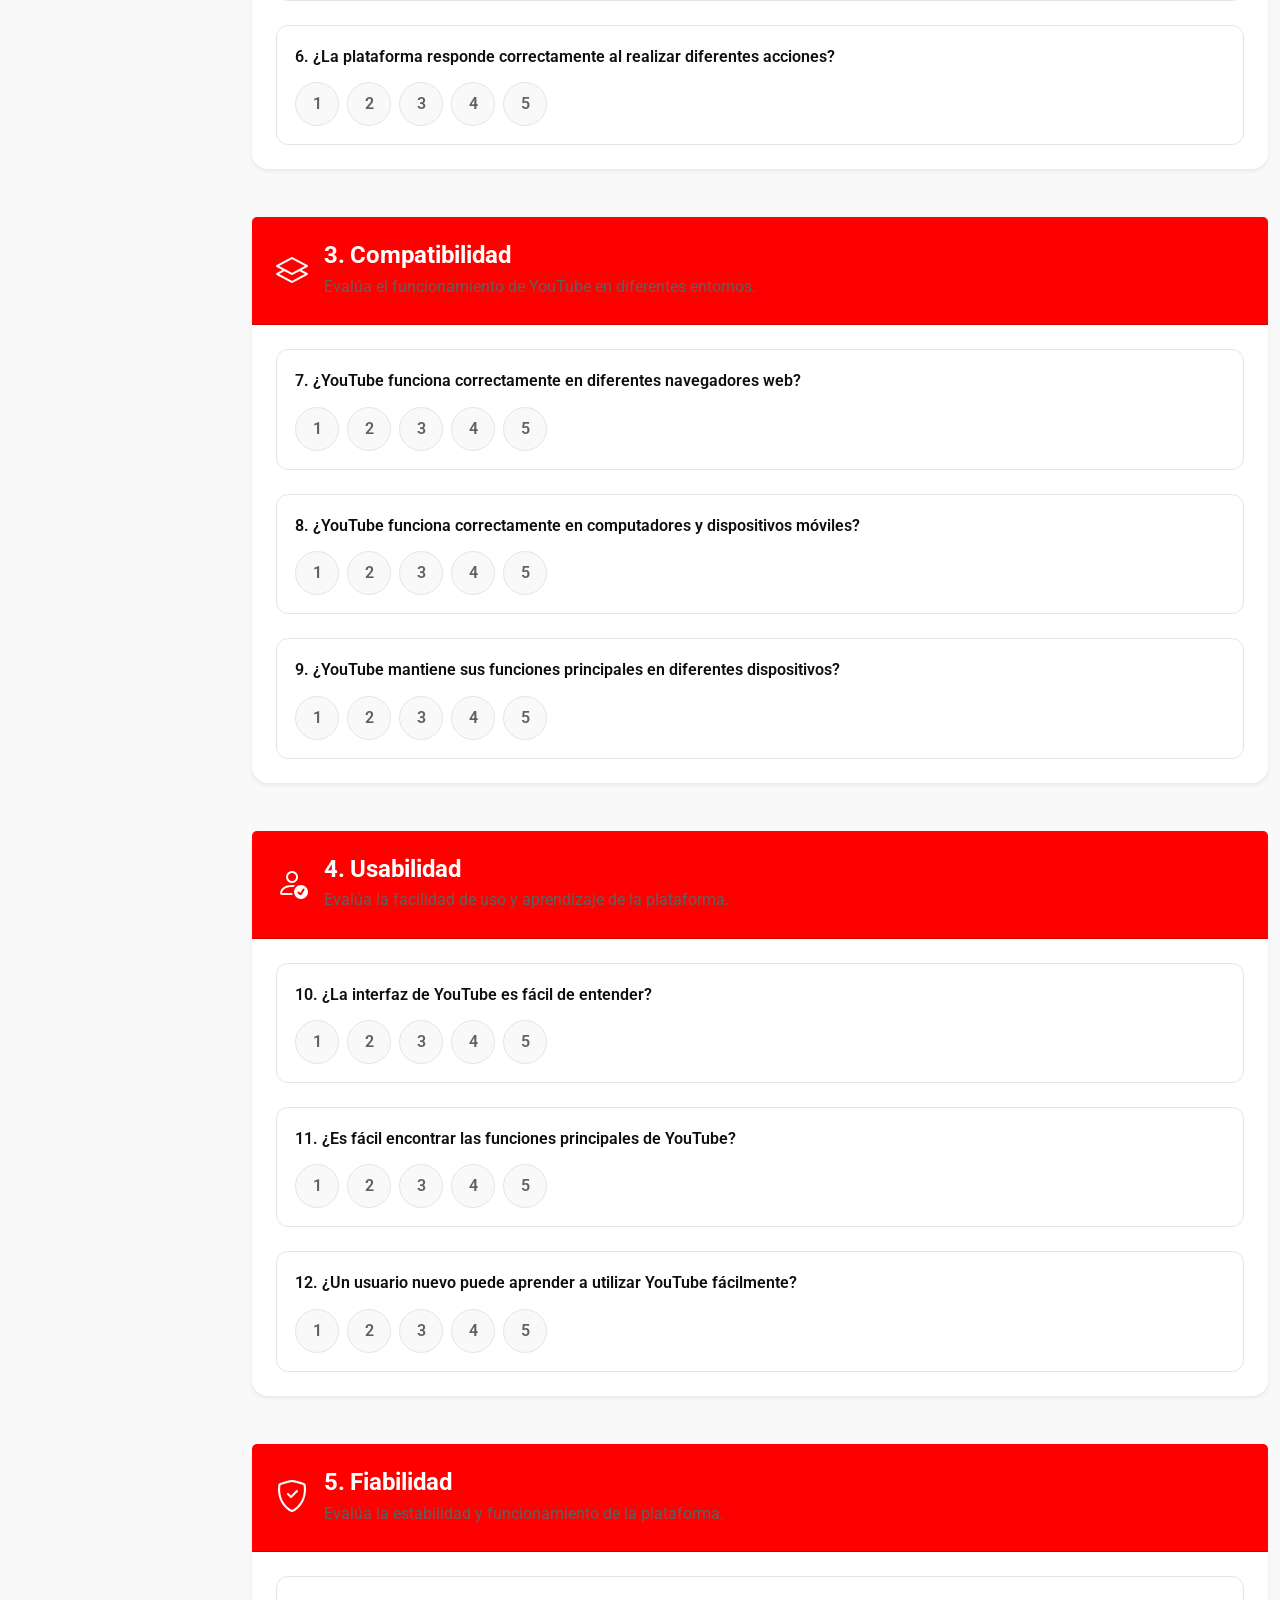
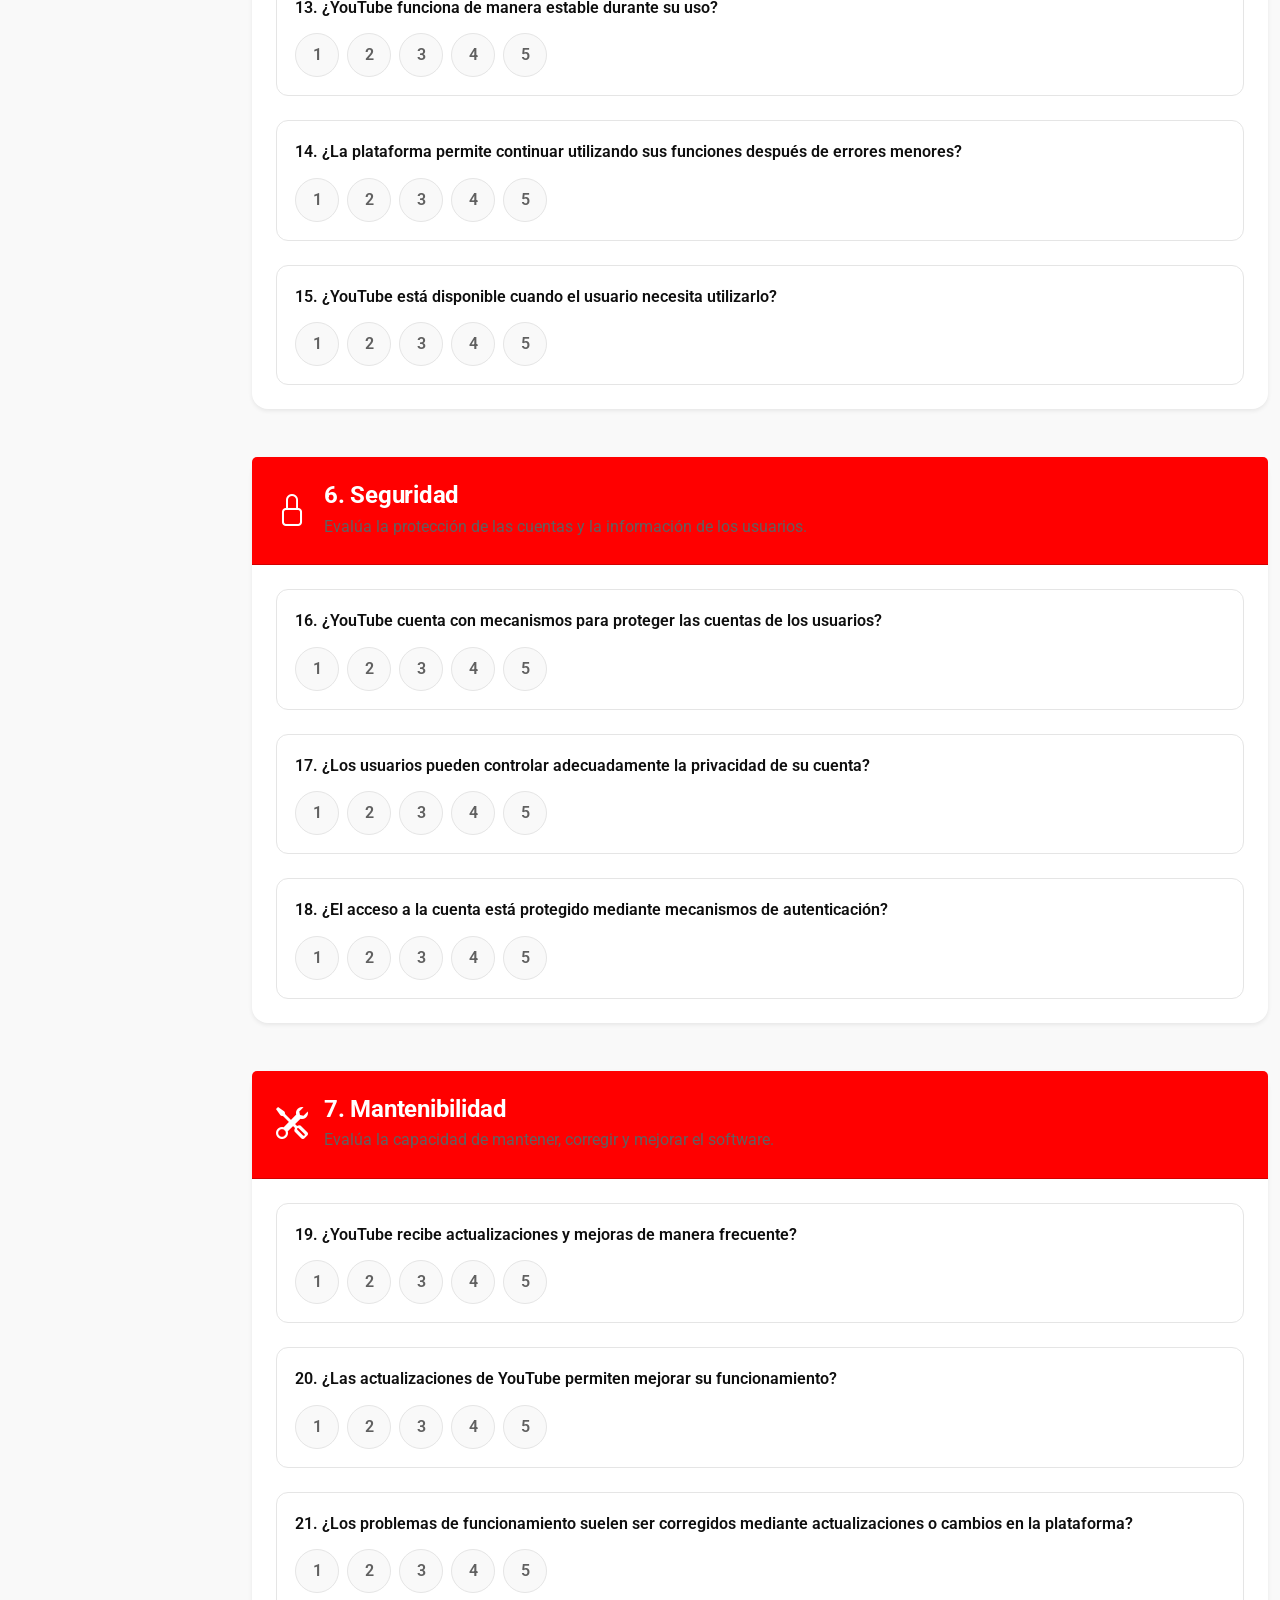
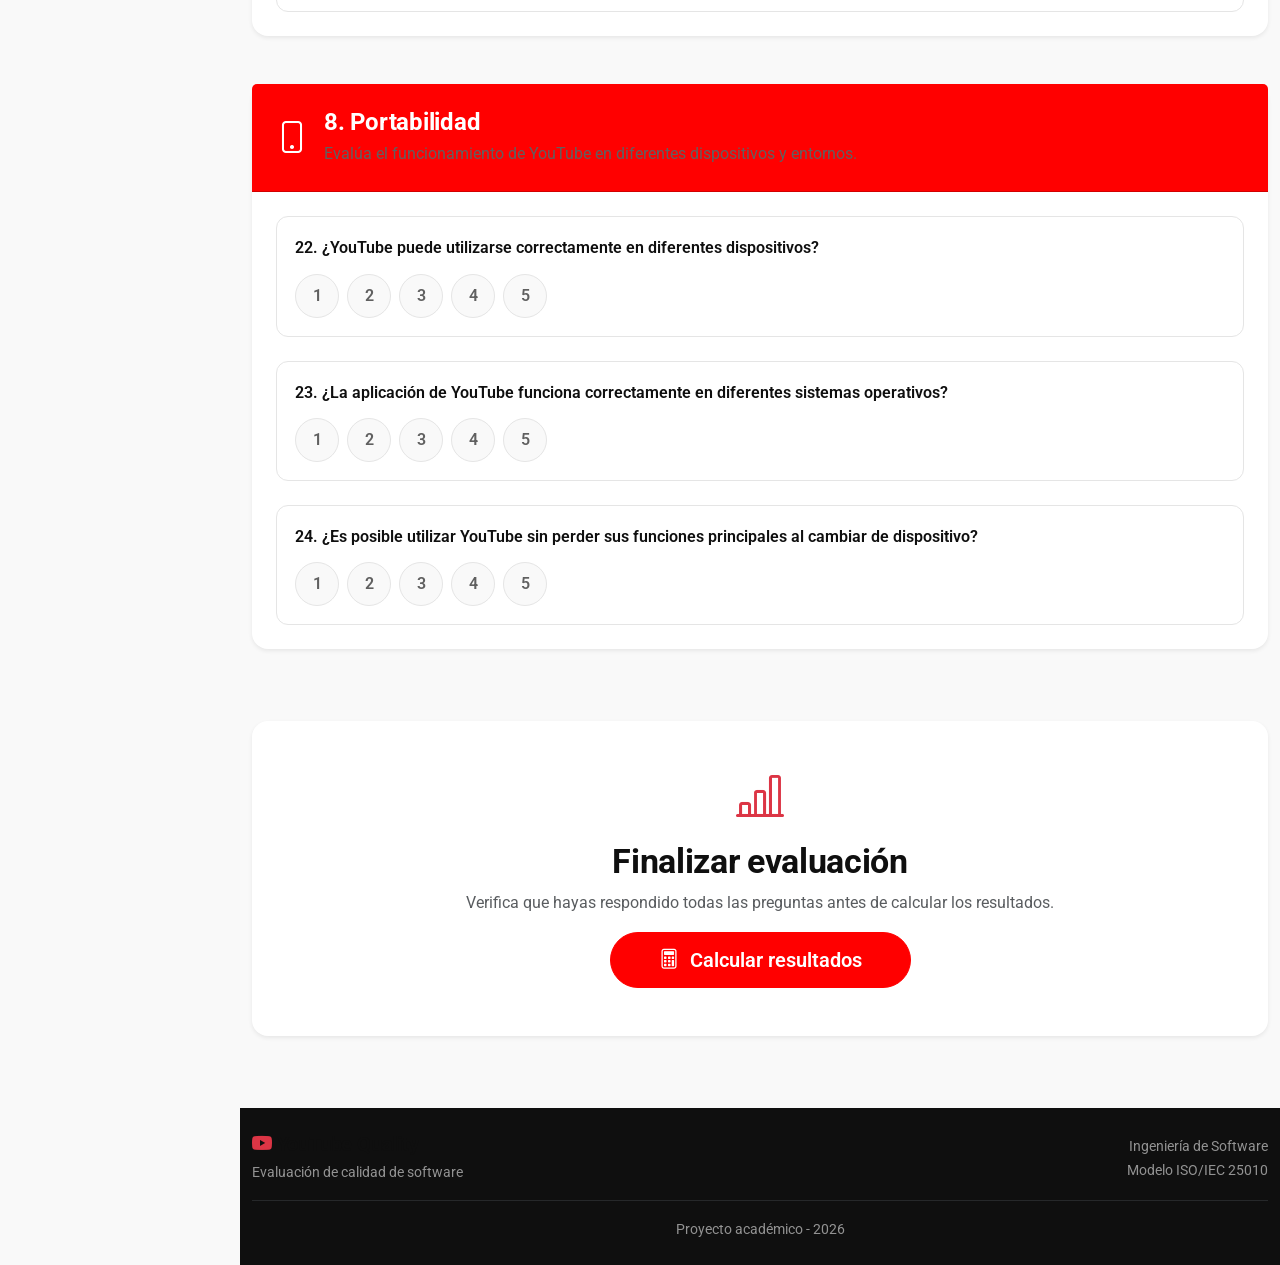
<file: pages/evaluacion.html>
<!DOCTYPE html>
<html lang="es">

<head>
    <meta charset="UTF-8">
    <meta name="viewport" content="width=device-width, initial-scale=1.0">

    <title>Evaluación de YouTube | ISO/IEC 25010</title>
    <link rel="icon" type="image/webp" href="/assets/img/logo-icono.png">

    <link rel="preconnect" href="https://fonts.googleapis.com">
    <link rel="preconnect" href="https://fonts.gstatic.com" crossorigin>

    <!-- Bootstrap 5 -->
    <link href="https://cdn.jsdelivr.net/npm/bootstrap@5.3.3/dist/css/bootstrap.min.css" rel="stylesheet">

    <!-- Bootstrap Icons -->
    <link rel="stylesheet"
        href="https://cdn.jsdelivr.net/npm/bootstrap-icons@1.11.3/font/bootstrap-icons.min.css">

    <!-- CSS propio -->
    <link rel="stylesheet" href="../assets/css/style.css">
</head>

<body data-base="../">

    <!-- =========================================================
         BARRA SUPERIOR
    ========================================================== -->
    <nav class="yt-navbar">

        <div class="yt-navbar-left">
            <button class="yt-hamburger" type="button" data-sidebar-toggle aria-label="Abrir menú" aria-controls="ytSidebar">
                <i class="bi bi-list"></i>
            </button>

            <a class="yt-brand" href="../index.html">
                <span class="yt-play-icon"><i class="bi bi-play-fill"></i></span>
                <span>
                    YouTube Quality
                    <span class="yt-brand-sub">Evaluación ISO/IEC 25010</span>
                </span>
            </a>
        </div>

        <div class="yt-navbar-center">
            <form class="yt-search-form" id="ytSearchForm" role="search">
                <input type="text" class="yt-search-input" id="ytSearchInput"
                    placeholder="Buscar en el proyecto (modelo, evaluación, resultados...)" autocomplete="off">
                <button type="submit" class="yt-search-btn" aria-label="Buscar">
                    <i class="bi bi-search"></i>
                </button>
            </form>
            <div class="yt-search-suggestions" id="ytSearchSuggestions"></div>
        </div>

        <div class="yt-navbar-right">
            <button class="yt-icon-btn" type="button" aria-label="Aplicaciones">
                <i class="bi bi-grid-3x3-gap"></i>
            </button>
            <button class="yt-icon-btn" type="button" aria-label="Notificaciones">
                <i class="bi bi-bell"></i>
            </button>
            <div class="yt-avatar" title="Proyecto académico">YQ</div>
        </div>

    </nav>


    <!-- =========================================================
         LAYOUT: SIDEBAR + CONTENIDO
    ========================================================== -->
    <div class="yt-layout">

        <aside class="yt-sidebar" id="ytSidebar">

            <div class="yt-sidebar-group">
                <a href="../index.html" class="yt-sidebar-item">
                    <i class="bi bi-house-fill"></i> Inicio
                </a>
            </div>

            <div class="yt-sidebar-group">
                <div class="yt-sidebar-label">Proyecto</div>

                <a href="modelo.html" class="yt-sidebar-item">
                    <i class="bi bi-diagram-3"></i> Modelo de calidad
                </a>
                <a href="evaluacion.html" class="yt-sidebar-item is-active">
                    <i class="bi bi-clipboard-check"></i> Evaluación
                </a>
                <a href="resultados.html" class="yt-sidebar-item">
                    <i class="bi bi-bar-chart-fill"></i> Resultados
                </a>
                <a href="conclusiones.html" class="yt-sidebar-item">
                    <i class="bi bi-award"></i> Conclusiones
                </a>
            </div>

            <div class="yt-sidebar-group">
                <div class="yt-sidebar-note">
                    <i class="bi bi-mortarboard-fill text-danger"></i>
                    Proyecto académico de Ingeniería de Software.
                    Modelo ISO/IEC 25010 aplicado a YouTube.
                </div>
            </div>

        </aside>

        <div class="yt-sidebar-backdrop" id="ytSidebarBackdrop"></div>


        <main class="yt-main">

    <!-- =========================================================
         BARRA DE PROGRESO DEL CUESTIONARIO
         (visual únicamente — no participa en el cálculo)
    ========================================================== -->
    <div class="yt-progress-wrapper">
        <div class="container">
            <div class="yt-progress-track">
                <div class="yt-progress-fill" id="progresoFill"></div>
            </div>
            <div class="yt-progress-label" id="progresoLabel">
                0 de 24 preguntas respondidas
            </div>
        </div>
    </div>


    <!-- =========================================================
         ENCABEZADO
    ========================================================== -->
    <header class="py-5 bg-light">

        <div class="container">

            <div class="row justify-content-center text-center">

                <div class="col-lg-9">

                    <span class="section-tag">
                        <i class="bi bi-clipboard-check-fill"></i>
                        Cuestionario de evaluación
                    </span>

                    <h1 class="mt-3">
                        Evaluación de YouTube
                    </h1>

                    <p class="lead text-muted mt-3">
                        Aplicación del modelo de calidad
                        <strong>ISO/IEC 25010</strong>
                    </p>

                    <p class="text-muted">
                        Responde cada pregunta utilizando una escala de
                        1 a 5 según tu percepción de la plataforma.
                    </p>

                </div>

            </div>

        </div>

    </header>


    <!-- =========================================================
         INFORMACIÓN DEL CUESTIONARIO
    ========================================================== -->
    <section class="py-4">

        <div class="container">

            <div class="alert alert-light border shadow-sm">

                <div class="row align-items-center">

                    <div class="col-md-8">

                        <h5 class="fw-bold">
                            <i class="bi bi-info-circle text-danger"></i>
                            Instrucciones
                        </h5>

                        <p class="mb-0 text-muted">
                            Lee cada pregunta y selecciona una opción
                            del 1 al 5. Debes responder todas las preguntas
                            para poder obtener el resultado de la evaluación.
                        </p>

                    </div>

                    <div class="col-md-4 mt-3 mt-md-0">

                        <div class="text-md-end scale-legend">

                            <span class="badge bg-danger">
                                1 = Muy malo
                            </span>

                            <span class="badge bg-secondary">
                                2 = Malo
                            </span>

                            <span class="badge bg-secondary">
                                3 = Regular
                            </span>

                            <span class="badge bg-secondary">
                                4 = Bueno
                            </span>

                            <span class="badge bg-success">
                                5 = Excelente
                            </span>

                        </div>

                    </div>

                </div>

            </div>

        </div>

    </section>


    <!-- =========================================================
         FORMULARIO DE EVALUACIÓN
    ========================================================== -->
    <div class="pb-5">

        <div class="container">

            <form id="formEvaluacion">


                <!-- =================================================
                     1. ADECUACIÓN FUNCIONAL
                ================================================== -->
                <section class="evaluation-section mb-5">

                    <div class="card border-0 shadow-sm">

                        <div class="card-header bg-danger text-white p-4">

                            <div class="d-flex align-items-center">

                                <i class="bi bi-check-circle fs-2 me-3"></i>

                                <div>
                                    <h2 class="h4 fw-bold mb-1">
                                        1. Adecuación funcional
                                    </h2>

                                    <p class="mb-0">
                                        Evalúa si las funciones de YouTube
                                        cumplen con las necesidades de los usuarios.
                                    </p>
                                </div>

                            </div>

                        </div>


                        <div class="card-body p-4">


                            <!-- Pregunta 1 -->
                            <div class="question-box mb-4">

                                <p class="fw-semibold">
                                    1. ¿YouTube permite buscar videos de manera
                                    fácil y efectiva?
                                </p>

                                <div class="rating-options">

                                    <div class="form-check form-check-inline">
                                        <input class="form-check-input"
                                            type="radio"
                                            name="funcionalidad_1"
                                            value="1"
                                            required
                                            id="funcionalidad_1_1">
                                        <label class="form-check-label" for="funcionalidad_1_1">1</label>
                                    </div>

                                    <div class="form-check form-check-inline">
                                        <input class="form-check-input"
                                            type="radio"
                                            name="funcionalidad_1"
                                            value="2"
                                            id="funcionalidad_1_2">
                                        <label class="form-check-label" for="funcionalidad_1_2">2</label>
                                    </div>

                                    <div class="form-check form-check-inline">
                                        <input class="form-check-input"
                                            type="radio"
                                            name="funcionalidad_1"
                                            value="3"
                                            id="funcionalidad_1_3">
                                        <label class="form-check-label" for="funcionalidad_1_3">3</label>
                                    </div>

                                    <div class="form-check form-check-inline">
                                        <input class="form-check-input"
                                            type="radio"
                                            name="funcionalidad_1"
                                            value="4"
                                            id="funcionalidad_1_4">
                                        <label class="form-check-label" for="funcionalidad_1_4">4</label>
                                    </div>

                                    <div class="form-check form-check-inline">
                                        <input class="form-check-input"
                                            type="radio"
                                            name="funcionalidad_1"
                                            value="5"
                                            id="funcionalidad_1_5">
                                        <label class="form-check-label" for="funcionalidad_1_5">5</label>
                                    </div>

                                </div>

                            </div>


                            <!-- Pregunta 2 -->
                            <div class="question-box mb-4">

                                <p class="fw-semibold">
                                    2. ¿La reproducción de videos funciona
                                    correctamente?
                                </p>

                                <div class="rating-options">

                                    <div class="form-check form-check-inline">
                                        <input class="form-check-input"
                                            type="radio"
                                            name="funcionalidad_2"
                                            value="1"
                                            required
                                            id="funcionalidad_2_1">
                                        <label class="form-check-label" for="funcionalidad_2_1">1</label>
                                    </div>

                                    <div class="form-check form-check-inline">
                                        <input class="form-check-input"
                                            type="radio"
                                            name="funcionalidad_2"
                                            value="2"
                                            id="funcionalidad_2_2">
                                        <label class="form-check-label" for="funcionalidad_2_2">2</label>
                                    </div>

                                    <div class="form-check form-check-inline">
                                        <input class="form-check-input"
                                            type="radio"
                                            name="funcionalidad_2"
                                            value="3"
                                            id="funcionalidad_2_3">
                                        <label class="form-check-label" for="funcionalidad_2_3">3</label>
                                    </div>

                                    <div class="form-check form-check-inline">
                                        <input class="form-check-input"
                                            type="radio"
                                            name="funcionalidad_2"
                                            value="4"
                                            id="funcionalidad_2_4">
                                        <label class="form-check-label" for="funcionalidad_2_4">4</label>
                                    </div>

                                    <div class="form-check form-check-inline">
                                        <input class="form-check-input"
                                            type="radio"
                                            name="funcionalidad_2"
                                            value="5"
                                            id="funcionalidad_2_5">
                                        <label class="form-check-label" for="funcionalidad_2_5">5</label>
                                    </div>

                                </div>

                            </div>


                            <!-- Pregunta 3 -->
                            <div class="question-box">

                                <p class="fw-semibold">
                                    3. ¿Las funciones principales de YouTube
                                    cumplen con su propósito?
                                </p>

                                <div class="rating-options">

                                    <div class="form-check form-check-inline">
                                        <input class="form-check-input"
                                            type="radio"
                                            name="funcionalidad_3"
                                            value="1"
                                            required
                                            id="funcionalidad_3_1">
                                        <label class="form-check-label" for="funcionalidad_3_1">1</label>
                                    </div>

                                    <div class="form-check form-check-inline">
                                        <input class="form-check-input"
                                            type="radio"
                                            name="funcionalidad_3"
                                            value="2"
                                            id="funcionalidad_3_2">
                                        <label class="form-check-label" for="funcionalidad_3_2">2</label>
                                    </div>

                                    <div class="form-check form-check-inline">
                                        <input class="form-check-input"
                                            type="radio"
                                            name="funcionalidad_3"
                                            value="3"
                                            id="funcionalidad_3_3">
                                        <label class="form-check-label" for="funcionalidad_3_3">3</label>
                                    </div>

                                    <div class="form-check form-check-inline">
                                        <input class="form-check-input"
                                            type="radio"
                                            name="funcionalidad_3"
                                            value="4"
                                            id="funcionalidad_3_4">
                                        <label class="form-check-label" for="funcionalidad_3_4">4</label>
                                    </div>

                                    <div class="form-check form-check-inline">
                                        <input class="form-check-input"
                                            type="radio"
                                            name="funcionalidad_3"
                                            value="5"
                                            id="funcionalidad_3_5">
                                        <label class="form-check-label" for="funcionalidad_3_5">5</label>
                                    </div>

                                </div>

                            </div>

                        </div>

                    </div>

                </section>


                <!-- =================================================
                     2. EFICIENCIA DE RENDIMIENTO
                ================================================== -->
                <section class="evaluation-section mb-5">

                    <div class="card border-0 shadow-sm">

                        <div class="card-header bg-danger text-white p-4">

                            <div class="d-flex align-items-center">

                                <i class="bi bi-speedometer2 fs-2 me-3"></i>

                                <div>
                                    <h2 class="h4 fw-bold mb-1">
                                        2. Eficiencia de rendimiento
                                    </h2>

                                    <p class="mb-0">
                                        Evalúa el rendimiento y la respuesta
                                        de la plataforma.
                                    </p>
                                </div>

                            </div>

                        </div>


                        <div class="card-body p-4">


                            <!-- Pregunta 4 -->
                            <div class="question-box mb-4">

                                <p class="fw-semibold">
                                    4. ¿YouTube carga rápidamente sus páginas
                                    y contenidos?
                                </p>

                                <div class="rating-options">

                                    <div class="form-check form-check-inline">
                                        <input class="form-check-input"
                                            type="radio"
                                            name="rendimiento_1"
                                            value="1"
                                            required
                                            id="rendimiento_1_1">
                                        <label class="form-check-label" for="rendimiento_1_1">1</label>
                                    </div>

                                    <div class="form-check form-check-inline">
                                        <input class="form-check-input"
                                            type="radio"
                                            name="rendimiento_1"
                                            value="2"
                                            id="rendimiento_1_2">
                                        <label class="form-check-label" for="rendimiento_1_2">2</label>
                                    </div>

                                    <div class="form-check form-check-inline">
                                        <input class="form-check-input"
                                            type="radio"
                                            name="rendimiento_1"
                                            value="3"
                                            id="rendimiento_1_3">
                                        <label class="form-check-label" for="rendimiento_1_3">3</label>
                                    </div>

                                    <div class="form-check form-check-inline">
                                        <input class="form-check-input"
                                            type="radio"
                                            name="rendimiento_1"
                                            value="4"
                                            id="rendimiento_1_4">
                                        <label class="form-check-label" for="rendimiento_1_4">4</label>
                                    </div>

                                    <div class="form-check form-check-inline">
                                        <input class="form-check-input"
                                            type="radio"
                                            name="rendimiento_1"
                                            value="5"
                                            id="rendimiento_1_5">
                                        <label class="form-check-label" for="rendimiento_1_5">5</label>
                                    </div>

                                </div>

                            </div>


                            <!-- Pregunta 5 -->
                            <div class="question-box mb-4">

                                <p class="fw-semibold">
                                    5. ¿Los videos se reproducen de manera
                                    fluida cuando la conexión es adecuada?
                                </p>

                                <div class="rating-options">

                                    <div class="form-check form-check-inline">
                                        <input class="form-check-input"
                                            type="radio"
                                            name="rendimiento_2"
                                            value="1"
                                            required
                                            id="rendimiento_2_1">
                                        <label class="form-check-label" for="rendimiento_2_1">1</label>
                                    </div>

                                    <div class="form-check form-check-inline">
                                        <input class="form-check-input"
                                            type="radio"
                                            name="rendimiento_2"
                                            value="2"
                                            id="rendimiento_2_2">
                                        <label class="form-check-label" for="rendimiento_2_2">2</label>
                                    </div>

                                    <div class="form-check form-check-inline">
                                        <input class="form-check-input"
                                            type="radio"
                                            name="rendimiento_2"
                                            value="3"
                                            id="rendimiento_2_3">
                                        <label class="form-check-label" for="rendimiento_2_3">3</label>
                                    </div>

                                    <div class="form-check form-check-inline">
                                        <input class="form-check-input"
                                            type="radio"
                                            name="rendimiento_2"
                                            value="4"
                                            id="rendimiento_2_4">
                                        <label class="form-check-label" for="rendimiento_2_4">4</label>
                                    </div>

                                    <div class="form-check form-check-inline">
                                        <input class="form-check-input"
                                            type="radio"
                                            name="rendimiento_2"
                                            value="5"
                                            id="rendimiento_2_5">
                                        <label class="form-check-label" for="rendimiento_2_5">5</label>
                                    </div>

                                </div>

                            </div>


                            <!-- Pregunta 6 -->
                            <div class="question-box">

                                <p class="fw-semibold">
                                    6. ¿La plataforma responde correctamente
                                    al realizar diferentes acciones?
                                </p>

                                <div class="rating-options">

                                    <div class="form-check form-check-inline">
                                        <input class="form-check-input"
                                            type="radio"
                                            name="rendimiento_3"
                                            value="1"
                                            required
                                            id="rendimiento_3_1">
                                        <label class="form-check-label" for="rendimiento_3_1">1</label>
                                    </div>

                                    <div class="form-check form-check-inline">
                                        <input class="form-check-input"
                                            type="radio"
                                            name="rendimiento_3"
                                            value="2"
                                            id="rendimiento_3_2">
                                        <label class="form-check-label" for="rendimiento_3_2">2</label>
                                    </div>

                                    <div class="form-check form-check-inline">
                                        <input class="form-check-input"
                                            type="radio"
                                            name="rendimiento_3"
                                            value="3"
                                            id="rendimiento_3_3">
                                        <label class="form-check-label" for="rendimiento_3_3">3</label>
                                    </div>

                                    <div class="form-check form-check-inline">
                                        <input class="form-check-input"
                                            type="radio"
                                            name="rendimiento_3"
                                            value="4"
                                            id="rendimiento_3_4">
                                        <label class="form-check-label" for="rendimiento_3_4">4</label>
                                    </div>

                                    <div class="form-check form-check-inline">
                                        <input class="form-check-input"
                                            type="radio"
                                            name="rendimiento_3"
                                            value="5"
                                            id="rendimiento_3_5">
                                        <label class="form-check-label" for="rendimiento_3_5">5</label>
                                    </div>

                                </div>

                            </div>

                        </div>

                    </div>

                </section>


                <!-- =================================================
                     3. COMPATIBILIDAD
                ================================================== -->
                <section class="evaluation-section mb-5">

                    <div class="card border-0 shadow-sm">

                        <div class="card-header bg-danger text-white p-4">

                            <div class="d-flex align-items-center">

                                <i class="bi bi-layers fs-2 me-3"></i>

                                <div>
                                    <h2 class="h4 fw-bold mb-1">
                                        3. Compatibilidad
                                    </h2>

                                    <p class="mb-0">
                                        Evalúa el funcionamiento de YouTube
                                        en diferentes entornos.
                                    </p>
                                </div>

                            </div>

                        </div>


                        <div class="card-body p-4">


                            <!-- Pregunta 7 -->
                            <div class="question-box mb-4">

                                <p class="fw-semibold">
                                    7. ¿YouTube funciona correctamente en
                                    diferentes navegadores web?
                                </p>

                                <div class="rating-options">

                                    <div class="form-check form-check-inline">
                                        <input class="form-check-input"
                                            type="radio"
                                            name="compatibilidad_1"
                                            value="1"
                                            required
                                            id="compatibilidad_1_1">
                                        <label class="form-check-label" for="compatibilidad_1_1">1</label>
                                    </div>

                                    <div class="form-check form-check-inline">
                                        <input class="form-check-input"
                                            type="radio"
                                            name="compatibilidad_1"
                                            value="2"
                                            id="compatibilidad_1_2">
                                        <label class="form-check-label" for="compatibilidad_1_2">2</label>
                                    </div>

                                    <div class="form-check form-check-inline">
                                        <input class="form-check-input"
                                            type="radio"
                                            name="compatibilidad_1"
                                            value="3"
                                            id="compatibilidad_1_3">
                                        <label class="form-check-label" for="compatibilidad_1_3">3</label>
                                    </div>

                                    <div class="form-check form-check-inline">
                                        <input class="form-check-input"
                                            type="radio"
                                            name="compatibilidad_1"
                                            value="4"
                                            id="compatibilidad_1_4">
                                        <label class="form-check-label" for="compatibilidad_1_4">4</label>
                                    </div>

                                    <div class="form-check form-check-inline">
                                        <input class="form-check-input"
                                            type="radio"
                                            name="compatibilidad_1"
                                            value="5"
                                            id="compatibilidad_1_5">
                                        <label class="form-check-label" for="compatibilidad_1_5">5</label>
                                    </div>

                                </div>

                            </div>


                            <!-- Pregunta 8 -->
                            <div class="question-box mb-4">

                                <p class="fw-semibold">
                                    8. ¿YouTube funciona correctamente en
                                    computadores y dispositivos móviles?
                                </p>

                                <div class="rating-options">

                                    <div class="form-check form-check-inline">
                                        <input class="form-check-input"
                                            type="radio"
                                            name="compatibilidad_2"
                                            value="1"
                                            required
                                            id="compatibilidad_2_1">
                                        <label class="form-check-label" for="compatibilidad_2_1">1</label>
                                    </div>

                                    <div class="form-check form-check-inline">
                                        <input class="form-check-input"
                                            type="radio"
                                            name="compatibilidad_2"
                                            value="2"
                                            id="compatibilidad_2_2">
                                        <label class="form-check-label" for="compatibilidad_2_2">2</label>
                                    </div>

                                    <div class="form-check form-check-inline">
                                        <input class="form-check-input"
                                            type="radio"
                                            name="compatibilidad_2"
                                            value="3"
                                            id="compatibilidad_2_3">
                                        <label class="form-check-label" for="compatibilidad_2_3">3</label>
                                    </div>

                                    <div class="form-check form-check-inline">
                                        <input class="form-check-input"
                                            type="radio"
                                            name="compatibilidad_2"
                                            value="4"
                                            id="compatibilidad_2_4">
                                        <label class="form-check-label" for="compatibilidad_2_4">4</label>
                                    </div>

                                    <div class="form-check form-check-inline">
                                        <input class="form-check-input"
                                            type="radio"
                                            name="compatibilidad_2"
                                            value="5"
                                            id="compatibilidad_2_5">
                                        <label class="form-check-label" for="compatibilidad_2_5">5</label>
                                    </div>

                                </div>

                            </div>


                            <!-- Pregunta 9 -->
                            <div class="question-box">

                                <p class="fw-semibold">
                                    9. ¿YouTube mantiene sus funciones
                                    principales en diferentes dispositivos?
                                </p>

                                <div class="rating-options">

                                    <div class="form-check form-check-inline">
                                        <input class="form-check-input"
                                            type="radio"
                                            name="compatibilidad_3"
                                            value="1"
                                            required
                                            id="compatibilidad_3_1">
                                        <label class="form-check-label" for="compatibilidad_3_1">1</label>
                                    </div>

                                    <div class="form-check form-check-inline">
                                        <input class="form-check-input"
                                            type="radio"
                                            name="compatibilidad_3"
                                            value="2"
                                            id="compatibilidad_3_2">
                                        <label class="form-check-label" for="compatibilidad_3_2">2</label>
                                    </div>

                                    <div class="form-check form-check-inline">
                                        <input class="form-check-input"
                                            type="radio"
                                            name="compatibilidad_3"
                                            value="3"
                                            id="compatibilidad_3_3">
                                        <label class="form-check-label" for="compatibilidad_3_3">3</label>
                                    </div>

                                    <div class="form-check form-check-inline">
                                        <input class="form-check-input"
                                            type="radio"
                                            name="compatibilidad_3"
                                            value="4"
                                            id="compatibilidad_3_4">
                                        <label class="form-check-label" for="compatibilidad_3_4">4</label>
                                    </div>

                                    <div class="form-check form-check-inline">
                                        <input class="form-check-input"
                                            type="radio"
                                            name="compatibilidad_3"
                                            value="5"
                                            id="compatibilidad_3_5">
                                        <label class="form-check-label" for="compatibilidad_3_5">5</label>
                                    </div>

                                </div>

                            </div>

                        </div>

                    </div>

                </section>


                <!-- =================================================
                     4. USABILIDAD
                ================================================== -->
                <section class="evaluation-section mb-5">

                    <div class="card border-0 shadow-sm">

                        <div class="card-header bg-danger text-white p-4">

                            <div class="d-flex align-items-center">

                                <i class="bi bi-person-check fs-2 me-3"></i>

                                <div>
                                    <h2 class="h4 fw-bold mb-1">
                                        4. Usabilidad
                                    </h2>

                                    <p class="mb-0">
                                        Evalúa la facilidad de uso y aprendizaje
                                        de la plataforma.
                                    </p>
                                </div>

                            </div>

                        </div>


                        <div class="card-body p-4">


                            <!-- Pregunta 10 -->
                            <div class="question-box mb-4">

                                <p class="fw-semibold">
                                    10. ¿La interfaz de YouTube es fácil
                                    de entender?
                                </p>

                                <div class="rating-options">

                                    <div class="form-check form-check-inline">
                                        <input class="form-check-input"
                                            type="radio"
                                            name="usabilidad_1"
                                            value="1"
                                            required
                                            id="usabilidad_1_1">
                                        <label class="form-check-label" for="usabilidad_1_1">1</label>
                                    </div>

                                    <div class="form-check form-check-inline">
                                        <input class="form-check-input"
                                            type="radio"
                                            name="usabilidad_1"
                                            value="2"
                                            id="usabilidad_1_2">
                                        <label class="form-check-label" for="usabilidad_1_2">2</label>
                                    </div>

                                    <div class="form-check form-check-inline">
                                        <input class="form-check-input"
                                            type="radio"
                                            name="usabilidad_1"
                                            value="3"
                                            id="usabilidad_1_3">
                                        <label class="form-check-label" for="usabilidad_1_3">3</label>
                                    </div>

                                    <div class="form-check form-check-inline">
                                        <input class="form-check-input"
                                            type="radio"
                                            name="usabilidad_1"
                                            value="4"
                                            id="usabilidad_1_4">
                                        <label class="form-check-label" for="usabilidad_1_4">4</label>
                                    </div>

                                    <div class="form-check form-check-inline">
                                        <input class="form-check-input"
                                            type="radio"
                                            name="usabilidad_1"
                                            value="5"
                                            id="usabilidad_1_5">
                                        <label class="form-check-label" for="usabilidad_1_5">5</label>
                                    </div>

                                </div>

                            </div>


                            <!-- Pregunta 11 -->
                            <div class="question-box mb-4">

                                <p class="fw-semibold">
                                    11. ¿Es fácil encontrar las funciones
                                    principales de YouTube?
                                </p>

                                <div class="rating-options">

                                    <div class="form-check form-check-inline">
                                        <input class="form-check-input"
                                            type="radio"
                                            name="usabilidad_2"
                                            value="1"
                                            required
                                            id="usabilidad_2_1">
                                        <label class="form-check-label" for="usabilidad_2_1">1</label>
                                    </div>

                                    <div class="form-check form-check-inline">
                                        <input class="form-check-input"
                                            type="radio"
                                            name="usabilidad_2"
                                            value="2"
                                            id="usabilidad_2_2">
                                        <label class="form-check-label" for="usabilidad_2_2">2</label>
                                    </div>

                                    <div class="form-check form-check-inline">
                                        <input class="form-check-input"
                                            type="radio"
                                            name="usabilidad_2"
                                            value="3"
                                            id="usabilidad_2_3">
                                        <label class="form-check-label" for="usabilidad_2_3">3</label>
                                    </div>

                                    <div class="form-check form-check-inline">
                                        <input class="form-check-input"
                                            type="radio"
                                            name="usabilidad_2"
                                            value="4"
                                            id="usabilidad_2_4">
                                        <label class="form-check-label" for="usabilidad_2_4">4</label>
                                    </div>

                                    <div class="form-check form-check-inline">
                                        <input class="form-check-input"
                                            type="radio"
                                            name="usabilidad_2"
                                            value="5"
                                            id="usabilidad_2_5">
                                        <label class="form-check-label" for="usabilidad_2_5">5</label>
                                    </div>

                                </div>

                            </div>


                            <!-- Pregunta 12 -->
                            <div class="question-box">

                                <p class="fw-semibold">
                                    12. ¿Un usuario nuevo puede aprender
                                    a utilizar YouTube fácilmente?
                                </p>

                                <div class="rating-options">

                                    <div class="form-check form-check-inline">
                                        <input class="form-check-input"
                                            type="radio"
                                            name="usabilidad_3"
                                            value="1"
                                            required
                                            id="usabilidad_3_1">
                                        <label class="form-check-label" for="usabilidad_3_1">1</label>
                                    </div>

                                    <div class="form-check form-check-inline">
                                        <input class="form-check-input"
                                            type="radio"
                                            name="usabilidad_3"
                                            value="2"
                                            id="usabilidad_3_2">
                                        <label class="form-check-label" for="usabilidad_3_2">2</label>
                                    </div>

                                    <div class="form-check form-check-inline">
                                        <input class="form-check-input"
                                            type="radio"
                                            name="usabilidad_3"
                                            value="3"
                                            id="usabilidad_3_3">
                                        <label class="form-check-label" for="usabilidad_3_3">3</label>
                                    </div>

                                    <div class="form-check form-check-inline">
                                        <input class="form-check-input"
                                            type="radio"
                                            name="usabilidad_3"
                                            value="4"
                                            id="usabilidad_3_4">
                                        <label class="form-check-label" for="usabilidad_3_4">4</label>
                                    </div>

                                    <div class="form-check form-check-inline">
                                        <input class="form-check-input"
                                            type="radio"
                                            name="usabilidad_3"
                                            value="5"
                                            id="usabilidad_3_5">
                                        <label class="form-check-label" for="usabilidad_3_5">5</label>
                                    </div>

                                </div>

                            </div>

                        </div>

                    </div>

                </section>


                <!-- =================================================
                     5. FIABILIDAD
                ================================================== -->
                <section class="evaluation-section mb-5">

                    <div class="card border-0 shadow-sm">

                        <div class="card-header bg-danger text-white p-4">

                            <div class="d-flex align-items-center">

                                <i class="bi bi-shield-check fs-2 me-3"></i>

                                <div>
                                    <h2 class="h4 fw-bold mb-1">
                                        5. Fiabilidad
                                    </h2>

                                    <p class="mb-0">
                                        Evalúa la estabilidad y funcionamiento
                                        de la plataforma.
                                    </p>
                                </div>

                            </div>

                        </div>


                        <div class="card-body p-4">


                            <!-- Pregunta 13 -->
                            <div class="question-box mb-4">

                                <p class="fw-semibold">
                                    13. ¿YouTube funciona de manera estable
                                    durante su uso?
                                </p>

                                <div class="rating-options">

                                    <div class="form-check form-check-inline">
                                        <input class="form-check-input"
                                            type="radio"
                                            name="fiabilidad_1"
                                            value="1"
                                            required
                                            id="fiabilidad_1_1">
                                        <label class="form-check-label" for="fiabilidad_1_1">1</label>
                                    </div>

                                    <div class="form-check form-check-inline">
                                        <input class="form-check-input"
                                            type="radio"
                                            name="fiabilidad_1"
                                            value="2"
                                            id="fiabilidad_1_2">
                                        <label class="form-check-label" for="fiabilidad_1_2">2</label>
                                    </div>

                                    <div class="form-check form-check-inline">
                                        <input class="form-check-input"
                                            type="radio"
                                            name="fiabilidad_1"
                                            value="3"
                                            id="fiabilidad_1_3">
                                        <label class="form-check-label" for="fiabilidad_1_3">3</label>
                                    </div>

                                    <div class="form-check form-check-inline">
                                        <input class="form-check-input"
                                            type="radio"
                                            name="fiabilidad_1"
                                            value="4"
                                            id="fiabilidad_1_4">
                                        <label class="form-check-label" for="fiabilidad_1_4">4</label>
                                    </div>

                                    <div class="form-check form-check-inline">
                                        <input class="form-check-input"
                                            type="radio"
                                            name="fiabilidad_1"
                                            value="5"
                                            id="fiabilidad_1_5">
                                        <label class="form-check-label" for="fiabilidad_1_5">5</label>
                                    </div>

                                </div>

                            </div>


                            <!-- Pregunta 14 -->
                            <div class="question-box mb-4">

                                <p class="fw-semibold">
                                    14. ¿La plataforma permite continuar
                                    utilizando sus funciones después de
                                    errores menores?
                                </p>

                                <div class="rating-options">

                                    <div class="form-check form-check-inline">
                                        <input class="form-check-input"
                                            type="radio"
                                            name="fiabilidad_2"
                                            value="1"
                                            required
                                            id="fiabilidad_2_1">
                                        <label class="form-check-label" for="fiabilidad_2_1">1</label>
                                    </div>

                                    <div class="form-check form-check-inline">
                                        <input class="form-check-input"
                                            type="radio"
                                            name="fiabilidad_2"
                                            value="2"
                                            id="fiabilidad_2_2">
                                        <label class="form-check-label" for="fiabilidad_2_2">2</label>
                                    </div>

                                    <div class="form-check form-check-inline">
                                        <input class="form-check-input"
                                            type="radio"
                                            name="fiabilidad_2"
                                            value="3"
                                            id="fiabilidad_2_3">
                                        <label class="form-check-label" for="fiabilidad_2_3">3</label>
                                    </div>

                                    <div class="form-check form-check-inline">
                                        <input class="form-check-input"
                                            type="radio"
                                            name="fiabilidad_2"
                                            value="4"
                                            id="fiabilidad_2_4">
                                        <label class="form-check-label" for="fiabilidad_2_4">4</label>
                                    </div>

                                    <div class="form-check form-check-inline">
                                        <input class="form-check-input"
                                            type="radio"
                                            name="fiabilidad_2"
                                            value="5"
                                            id="fiabilidad_2_5">
                                        <label class="form-check-label" for="fiabilidad_2_5">5</label>
                                    </div>

                                </div>

                            </div>


                            <!-- Pregunta 15 -->
                            <div class="question-box">

                                <p class="fw-semibold">
                                    15. ¿YouTube está disponible cuando
                                    el usuario necesita utilizarlo?
                                </p>

                                <div class="rating-options">

                                    <div class="form-check form-check-inline">
                                        <input class="form-check-input"
                                            type="radio"
                                            name="fiabilidad_3"
                                            value="1"
                                            required
                                            id="fiabilidad_3_1">
                                        <label class="form-check-label" for="fiabilidad_3_1">1</label>
                                    </div>

                                    <div class="form-check form-check-inline">
                                        <input class="form-check-input"
                                            type="radio"
                                            name="fiabilidad_3"
                                            value="2"
                                            id="fiabilidad_3_2">
                                        <label class="form-check-label" for="fiabilidad_3_2">2</label>
                                    </div>

                                    <div class="form-check form-check-inline">
                                        <input class="form-check-input"
                                            type="radio"
                                            name="fiabilidad_3"
                                            value="3"
                                            id="fiabilidad_3_3">
                                        <label class="form-check-label" for="fiabilidad_3_3">3</label>
                                    </div>

                                    <div class="form-check form-check-inline">
                                        <input class="form-check-input"
                                            type="radio"
                                            name="fiabilidad_3"
                                            value="4"
                                            id="fiabilidad_3_4">
                                        <label class="form-check-label" for="fiabilidad_3_4">4</label>
                                    </div>

                                    <div class="form-check form-check-inline">
                                        <input class="form-check-input"
                                            type="radio"
                                            name="fiabilidad_3"
                                            value="5"
                                            id="fiabilidad_3_5">
                                        <label class="form-check-label" for="fiabilidad_3_5">5</label>
                                    </div>

                                </div>

                            </div>

                        </div>

                    </div>

                </section>


                <!-- =================================================
                     6. SEGURIDAD
                ================================================== -->
                <section class="evaluation-section mb-5">

                    <div class="card border-0 shadow-sm">

                        <div class="card-header bg-danger text-white p-4">

                            <div class="d-flex align-items-center">

                                <i class="bi bi-lock fs-2 me-3"></i>

                                <div>
                                    <h2 class="h4 fw-bold mb-1">
                                        6. Seguridad
                                    </h2>

                                    <p class="mb-0">
                                        Evalúa la protección de las cuentas
                                        y la información de los usuarios.
                                    </p>
                                </div>

                            </div>

                        </div>


                        <div class="card-body p-4">


                            <!-- Pregunta 16 -->
                            <div class="question-box mb-4">

                                <p class="fw-semibold">
                                    16. ¿YouTube cuenta con mecanismos para
                                    proteger las cuentas de los usuarios?
                                </p>

                                <div class="rating-options">

                                    <div class="form-check form-check-inline">
                                        <input class="form-check-input"
                                            type="radio"
                                            name="seguridad_1"
                                            value="1"
                                            required
                                            id="seguridad_1_1">
                                        <label class="form-check-label" for="seguridad_1_1">1</label>
                                    </div>

                                    <div class="form-check form-check-inline">
                                        <input class="form-check-input"
                                            type="radio"
                                            name="seguridad_1"
                                            value="2"
                                            id="seguridad_1_2">
                                        <label class="form-check-label" for="seguridad_1_2">2</label>
                                    </div>

                                    <div class="form-check form-check-inline">
                                        <input class="form-check-input"
                                            type="radio"
                                            name="seguridad_1"
                                            value="3"
                                            id="seguridad_1_3">
                                        <label class="form-check-label" for="seguridad_1_3">3</label>
                                    </div>

                                    <div class="form-check form-check-inline">
                                        <input class="form-check-input"
                                            type="radio"
                                            name="seguridad_1"
                                            value="4"
                                            id="seguridad_1_4">
                                        <label class="form-check-label" for="seguridad_1_4">4</label>
                                    </div>

                                    <div class="form-check form-check-inline">
                                        <input class="form-check-input"
                                            type="radio"
                                            name="seguridad_1"
                                            value="5"
                                            id="seguridad_1_5">
                                        <label class="form-check-label" for="seguridad_1_5">5</label>
                                    </div>

                                </div>

                            </div>


                            <!-- Pregunta 17 -->
                            <div class="question-box mb-4">

                                <p class="fw-semibold">
                                    17. ¿Los usuarios pueden controlar
                                    adecuadamente la privacidad de su cuenta?
                                </p>

                                <div class="rating-options">

                                    <div class="form-check form-check-inline">
                                        <input class="form-check-input"
                                            type="radio"
                                            name="seguridad_2"
                                            value="1"
                                            required
                                            id="seguridad_2_1">
                                        <label class="form-check-label" for="seguridad_2_1">1</label>
                                    </div>

                                    <div class="form-check form-check-inline">
                                        <input class="form-check-input"
                                            type="radio"
                                            name="seguridad_2"
                                            value="2"
                                            id="seguridad_2_2">
                                        <label class="form-check-label" for="seguridad_2_2">2</label>
                                    </div>

                                    <div class="form-check form-check-inline">
                                        <input class="form-check-input"
                                            type="radio"
                                            name="seguridad_2"
                                            value="3"
                                            id="seguridad_2_3">
                                        <label class="form-check-label" for="seguridad_2_3">3</label>
                                    </div>

                                    <div class="form-check form-check-inline">
                                        <input class="form-check-input"
                                            type="radio"
                                            name="seguridad_2"
                                            value="4"
                                            id="seguridad_2_4">
                                        <label class="form-check-label" for="seguridad_2_4">4</label>
                                    </div>

                                    <div class="form-check form-check-inline">
                                        <input class="form-check-input"
                                            type="radio"
                                            name="seguridad_2"
                                            value="5"
                                            id="seguridad_2_5">
                                        <label class="form-check-label" for="seguridad_2_5">5</label>
                                    </div>

                                </div>

                            </div>


                            <!-- Pregunta 18 -->
                            <div class="question-box">

                                <p class="fw-semibold">
                                    18. ¿El acceso a la cuenta está protegido
                                    mediante mecanismos de autenticación?
                                </p>

                                <div class="rating-options">

                                    <div class="form-check form-check-inline">
                                        <input class="form-check-input"
                                            type="radio"
                                            name="seguridad_3"
                                            value="1"
                                            required
                                            id="seguridad_3_1">
                                        <label class="form-check-label" for="seguridad_3_1">1</label>
                                    </div>

                                    <div class="form-check form-check-inline">
                                        <input class="form-check-input"
                                            type="radio"
                                            name="seguridad_3"
                                            value="2"
                                            id="seguridad_3_2">
                                        <label class="form-check-label" for="seguridad_3_2">2</label>
                                    </div>

                                    <div class="form-check form-check-inline">
                                        <input class="form-check-input"
                                            type="radio"
                                            name="seguridad_3"
                                            value="3"
                                            id="seguridad_3_3">
                                        <label class="form-check-label" for="seguridad_3_3">3</label>
                                    </div>

                                    <div class="form-check form-check-inline">
                                        <input class="form-check-input"
                                            type="radio"
                                            name="seguridad_3"
                                            value="4"
                                            id="seguridad_3_4">
                                        <label class="form-check-label" for="seguridad_3_4">4</label>
                                    </div>

                                    <div class="form-check form-check-inline">
                                        <input class="form-check-input"
                                            type="radio"
                                            name="seguridad_3"
                                            value="5"
                                            id="seguridad_3_5">
                                        <label class="form-check-label" for="seguridad_3_5">5</label>
                                    </div>

                                </div>

                            </div>

                        </div>

                    </div>

                </section>


                <!-- =================================================
                     7. MANTENIBILIDAD
                ================================================== -->
                <section class="evaluation-section mb-5">

                    <div class="card border-0 shadow-sm">

                        <div class="card-header bg-danger text-white p-4">

                            <div class="d-flex align-items-center">

                                <i class="bi bi-tools fs-2 me-3"></i>

                                <div>
                                    <h2 class="h4 fw-bold mb-1">
                                        7. Mantenibilidad
                                    </h2>

                                    <p class="mb-0">
                                        Evalúa la capacidad de mantener,
                                        corregir y mejorar el software.
                                    </p>
                                </div>

                            </div>

                        </div>


                        <div class="card-body p-4">


                            <!-- Pregunta 19 -->
                            <div class="question-box mb-4">

                                <p class="fw-semibold">
                                    19. ¿YouTube recibe actualizaciones y
                                    mejoras de manera frecuente?
                                </p>

                                <div class="rating-options">

                                    <div class="form-check form-check-inline">
                                        <input class="form-check-input"
                                            type="radio"
                                            name="mantenibilidad_1"
                                            value="1"
                                            required
                                            id="mantenibilidad_1_1">
                                        <label class="form-check-label" for="mantenibilidad_1_1">1</label>
                                    </div>

                                    <div class="form-check form-check-inline">
                                        <input class="form-check-input"
                                            type="radio"
                                            name="mantenibilidad_1"
                                            value="2"
                                            id="mantenibilidad_1_2">
                                        <label class="form-check-label" for="mantenibilidad_1_2">2</label>
                                    </div>

                                    <div class="form-check form-check-inline">
                                        <input class="form-check-input"
                                            type="radio"
                                            name="mantenibilidad_1"
                                            value="3"
                                            id="mantenibilidad_1_3">
                                        <label class="form-check-label" for="mantenibilidad_1_3">3</label>
                                    </div>

                                    <div class="form-check form-check-inline">
                                        <input class="form-check-input"
                                            type="radio"
                                            name="mantenibilidad_1"
                                            value="4"
                                            id="mantenibilidad_1_4">
                                        <label class="form-check-label" for="mantenibilidad_1_4">4</label>
                                    </div>

                                    <div class="form-check form-check-inline">
                                        <input class="form-check-input"
                                            type="radio"
                                            name="mantenibilidad_1"
                                            value="5"
                                            id="mantenibilidad_1_5">
                                        <label class="form-check-label" for="mantenibilidad_1_5">5</label>
                                    </div>

                                </div>

                            </div>


                            <!-- Pregunta 20 -->
                            <div class="question-box mb-4">

                                <p class="fw-semibold">
                                    20. ¿Las actualizaciones de YouTube
                                    permiten mejorar su funcionamiento?
                                </p>

                                <div class="rating-options">

                                    <div class="form-check form-check-inline">
                                        <input class="form-check-input"
                                            type="radio"
                                            name="mantenibilidad_2"
                                            value="1"
                                            required
                                            id="mantenibilidad_2_1">
                                        <label class="form-check-label" for="mantenibilidad_2_1">1</label>
                                    </div>

                                    <div class="form-check form-check-inline">
                                        <input class="form-check-input"
                                            type="radio"
                                            name="mantenibilidad_2"
                                            value="2"
                                            id="mantenibilidad_2_2">
                                        <label class="form-check-label" for="mantenibilidad_2_2">2</label>
                                    </div>

                                    <div class="form-check form-check-inline">
                                        <input class="form-check-input"
                                            type="radio"
                                            name="mantenibilidad_2"
                                            value="3"
                                            id="mantenibilidad_2_3">
                                        <label class="form-check-label" for="mantenibilidad_2_3">3</label>
                                    </div>

                                    <div class="form-check form-check-inline">
                                        <input class="form-check-input"
                                            type="radio"
                                            name="mantenibilidad_2"
                                            value="4"
                                            id="mantenibilidad_2_4">
                                        <label class="form-check-label" for="mantenibilidad_2_4">4</label>
                                    </div>

                                    <div class="form-check form-check-inline">
                                        <input class="form-check-input"
                                            type="radio"
                                            name="mantenibilidad_2"
                                            value="5"
                                            id="mantenibilidad_2_5">
                                        <label class="form-check-label" for="mantenibilidad_2_5">5</label>
                                    </div>

                                </div>

                            </div>


                            <!-- Pregunta 21 -->
                            <div class="question-box">

                                <p class="fw-semibold">
                                    21. ¿Los problemas de funcionamiento
                                    suelen ser corregidos mediante
                                    actualizaciones o cambios en la plataforma?
                                </p>

                                <div class="rating-options">

                                    <div class="form-check form-check-inline">
                                        <input class="form-check-input"
                                            type="radio"
                                            name="mantenibilidad_3"
                                            value="1"
                                            required
                                            id="mantenibilidad_3_1">
                                        <label class="form-check-label" for="mantenibilidad_3_1">1</label>
                                    </div>

                                    <div class="form-check form-check-inline">
                                        <input class="form-check-input"
                                            type="radio"
                                            name="mantenibilidad_3"
                                            value="2"
                                            id="mantenibilidad_3_2">
                                        <label class="form-check-label" for="mantenibilidad_3_2">2</label>
                                    </div>

                                    <div class="form-check form-check-inline">
                                        <input class="form-check-input"
                                            type="radio"
                                            name="mantenibilidad_3"
                                            value="3"
                                            id="mantenibilidad_3_3">
                                        <label class="form-check-label" for="mantenibilidad_3_3">3</label>
                                    </div>

                                    <div class="form-check form-check-inline">
                                        <input class="form-check-input"
                                            type="radio"
                                            name="mantenibilidad_3"
                                            value="4"
                                            id="mantenibilidad_3_4">
                                        <label class="form-check-label" for="mantenibilidad_3_4">4</label>
                                    </div>

                                    <div class="form-check form-check-inline">
                                        <input class="form-check-input"
                                            type="radio"
                                            name="mantenibilidad_3"
                                            value="5"
                                            id="mantenibilidad_3_5">
                                        <label class="form-check-label" for="mantenibilidad_3_5">5</label>
                                    </div>

                                </div>

                            </div>

                        </div>

                    </div>

                </section>


                <!-- =================================================
                     8. PORTABILIDAD
                ================================================== -->
                <section class="evaluation-section mb-5">

                    <div class="card border-0 shadow-sm">

                        <div class="card-header bg-danger text-white p-4">

                            <div class="d-flex align-items-center">

                                <i class="bi bi-phone fs-2 me-3"></i>

                                <div>
                                    <h2 class="h4 fw-bold mb-1">
                                        8. Portabilidad
                                    </h2>

                                    <p class="mb-0">
                                        Evalúa el funcionamiento de YouTube
                                        en diferentes dispositivos y entornos.
                                    </p>
                                </div>

                            </div>

                        </div>


                        <div class="card-body p-4">


                            <!-- Pregunta 22 -->
                            <div class="question-box mb-4">

                                <p class="fw-semibold">
                                    22. ¿YouTube puede utilizarse correctamente
                                    en diferentes dispositivos?
                                </p>

                                <div class="rating-options">

                                    <div class="form-check form-check-inline">
                                        <input class="form-check-input"
                                            type="radio"
                                            name="portabilidad_1"
                                            value="1"
                                            required
                                            id="portabilidad_1_1">
                                        <label class="form-check-label" for="portabilidad_1_1">1</label>
                                    </div>

                                    <div class="form-check form-check-inline">
                                        <input class="form-check-input"
                                            type="radio"
                                            name="portabilidad_1"
                                            value="2"
                                            id="portabilidad_1_2">
                                        <label class="form-check-label" for="portabilidad_1_2">2</label>
                                    </div>

                                    <div class="form-check form-check-inline">
                                        <input class="form-check-input"
                                            type="radio"
                                            name="portabilidad_1"
                                            value="3"
                                            id="portabilidad_1_3">
                                        <label class="form-check-label" for="portabilidad_1_3">3</label>
                                    </div>

                                    <div class="form-check form-check-inline">
                                        <input class="form-check-input"
                                            type="radio"
                                            name="portabilidad_1"
                                            value="4"
                                            id="portabilidad_1_4">
                                        <label class="form-check-label" for="portabilidad_1_4">4</label>
                                    </div>

                                    <div class="form-check form-check-inline">
                                        <input class="form-check-input"
                                            type="radio"
                                            name="portabilidad_1"
                                            value="5"
                                            id="portabilidad_1_5">
                                        <label class="form-check-label" for="portabilidad_1_5">5</label>
                                    </div>

                                </div>

                            </div>


                            <!-- Pregunta 23 -->
                            <div class="question-box mb-4">

                                <p class="fw-semibold">
                                    23. ¿La aplicación de YouTube funciona
                                    correctamente en diferentes sistemas operativos?
                                </p>

                                <div class="rating-options">

                                    <div class="form-check form-check-inline">
                                        <input class="form-check-input"
                                            type="radio"
                                            name="portabilidad_2"
                                            value="1"
                                            required
                                            id="portabilidad_2_1">
                                        <label class="form-check-label" for="portabilidad_2_1">1</label>
                                    </div>

                                    <div class="form-check form-check-inline">
                                        <input class="form-check-input"
                                            type="radio"
                                            name="portabilidad_2"
                                            value="2"
                                            id="portabilidad_2_2">
                                        <label class="form-check-label" for="portabilidad_2_2">2</label>
                                    </div>

                                    <div class="form-check form-check-inline">
                                        <input class="form-check-input"
                                            type="radio"
                                            name="portabilidad_2"
                                            value="3"
                                            id="portabilidad_2_3">
                                        <label class="form-check-label" for="portabilidad_2_3">3</label>
                                    </div>

                                    <div class="form-check form-check-inline">
                                        <input class="form-check-input"
                                            type="radio"
                                            name="portabilidad_2"
                                            value="4"
                                            id="portabilidad_2_4">
                                        <label class="form-check-label" for="portabilidad_2_4">4</label>
                                    </div>

                                    <div class="form-check form-check-inline">
                                        <input class="form-check-input"
                                            type="radio"
                                            name="portabilidad_2"
                                            value="5"
                                            id="portabilidad_2_5">
                                        <label class="form-check-label" for="portabilidad_2_5">5</label>
                                    </div>

                                </div>

                            </div>


                            <!-- Pregunta 24 -->
                            <div class="question-box">

                                <p class="fw-semibold">
                                    24. ¿Es posible utilizar YouTube sin
                                    perder sus funciones principales al
                                    cambiar de dispositivo?
                                </p>

                                <div class="rating-options">

                                    <div class="form-check form-check-inline">
                                        <input class="form-check-input"
                                            type="radio"
                                            name="portabilidad_3"
                                            value="1"
                                            required
                                            id="portabilidad_3_1">
                                        <label class="form-check-label" for="portabilidad_3_1">1</label>
                                    </div>

                                    <div class="form-check form-check-inline">
                                        <input class="form-check-input"
                                            type="radio"
                                            name="portabilidad_3"
                                            value="2"
                                            id="portabilidad_3_2">
                                        <label class="form-check-label" for="portabilidad_3_2">2</label>
                                    </div>

                                    <div class="form-check form-check-inline">
                                        <input class="form-check-input"
                                            type="radio"
                                            name="portabilidad_3"
                                            value="3"
                                            id="portabilidad_3_3">
                                        <label class="form-check-label" for="portabilidad_3_3">3</label>
                                    </div>

                                    <div class="form-check form-check-inline">
                                        <input class="form-check-input"
                                            type="radio"
                                            name="portabilidad_3"
                                            value="4"
                                            id="portabilidad_3_4">
                                        <label class="form-check-label" for="portabilidad_3_4">4</label>
                                    </div>

                                    <div class="form-check form-check-inline">
                                        <input class="form-check-input"
                                            type="radio"
                                            name="portabilidad_3"
                                            value="5"
                                            id="portabilidad_3_5">
                                        <label class="form-check-label" for="portabilidad_3_5">5</label>
                                    </div>

                                </div>

                            </div>

                        </div>

                    </div>

                </section>


                <!-- =================================================
                     FINAL DEL CUESTIONARIO
                ================================================== -->
                <section class="text-center py-4">

                    <div class="card border-0 shadow-sm">

                        <div class="card-body p-4 p-md-5">

                            <i class="bi bi-bar-chart-line text-danger display-5"></i>

                            <h2 class="fw-bold mt-3">
                                Finalizar evaluación
                            </h2>

                            <p class="text-muted">
                                Verifica que hayas respondido todas las
                                preguntas antes de calcular los resultados.
                            </p>

                            <button type="submit"
                                class="btn btn-danger btn-lg px-5">

                                <i class="bi bi-calculator"></i>

                                Calcular resultados

                            </button>

                        </div>

                    </div>

                </section>


            </form>

        </div>

    </div>


    <!-- =========================================================
         FOOTER
    ========================================================== -->
    <footer class="bg-dark text-white py-4">

        <div class="container">

            <div class="row align-items-center">

                <div class="col-md-6 text-center text-md-start">

                    <h5 class="fw-bold mb-1">

                        <i class="bi bi-youtube text-danger"></i>

                        YouTube Quality

                    </h5>

                    <small class="text-white-50">
                        Evaluación de calidad de software
                    </small>

                </div>


                <div class="col-md-6 text-center text-md-end mt-3 mt-md-0">

                    <small class="text-white-50">
                        Ingeniería de Software
                    </small>

                    <br>

                    <small class="text-white-50">
                        Modelo ISO/IEC 25010
                    </small>

                </div>

            </div>


            <hr class="border-secondary my-3">


            <div class="text-center">

                <small class="text-white-50">
                    Proyecto académico - 2026
                </small>

            </div>

        </div>

    </footer>

        </main>

    </div>


    <!-- =========================================================
         BOOTSTRAP JS
    ========================================================== -->
    <script src="https://cdn.jsdelivr.net/npm/bootstrap@5.3.3/dist/js/bootstrap.bundle.min.js"></script>

    <!-- JavaScript propio -->
    <script src="../assets/js/data.js"></script>
    <script src="../assets/js/utils.js"></script>
    <script src="../assets/js/evaluacion.js"></script>
    <script src="../assets/js/resultados.js"></script>
    <script src="../assets/js/ui.js"></script>

</body>

</html>
</file>
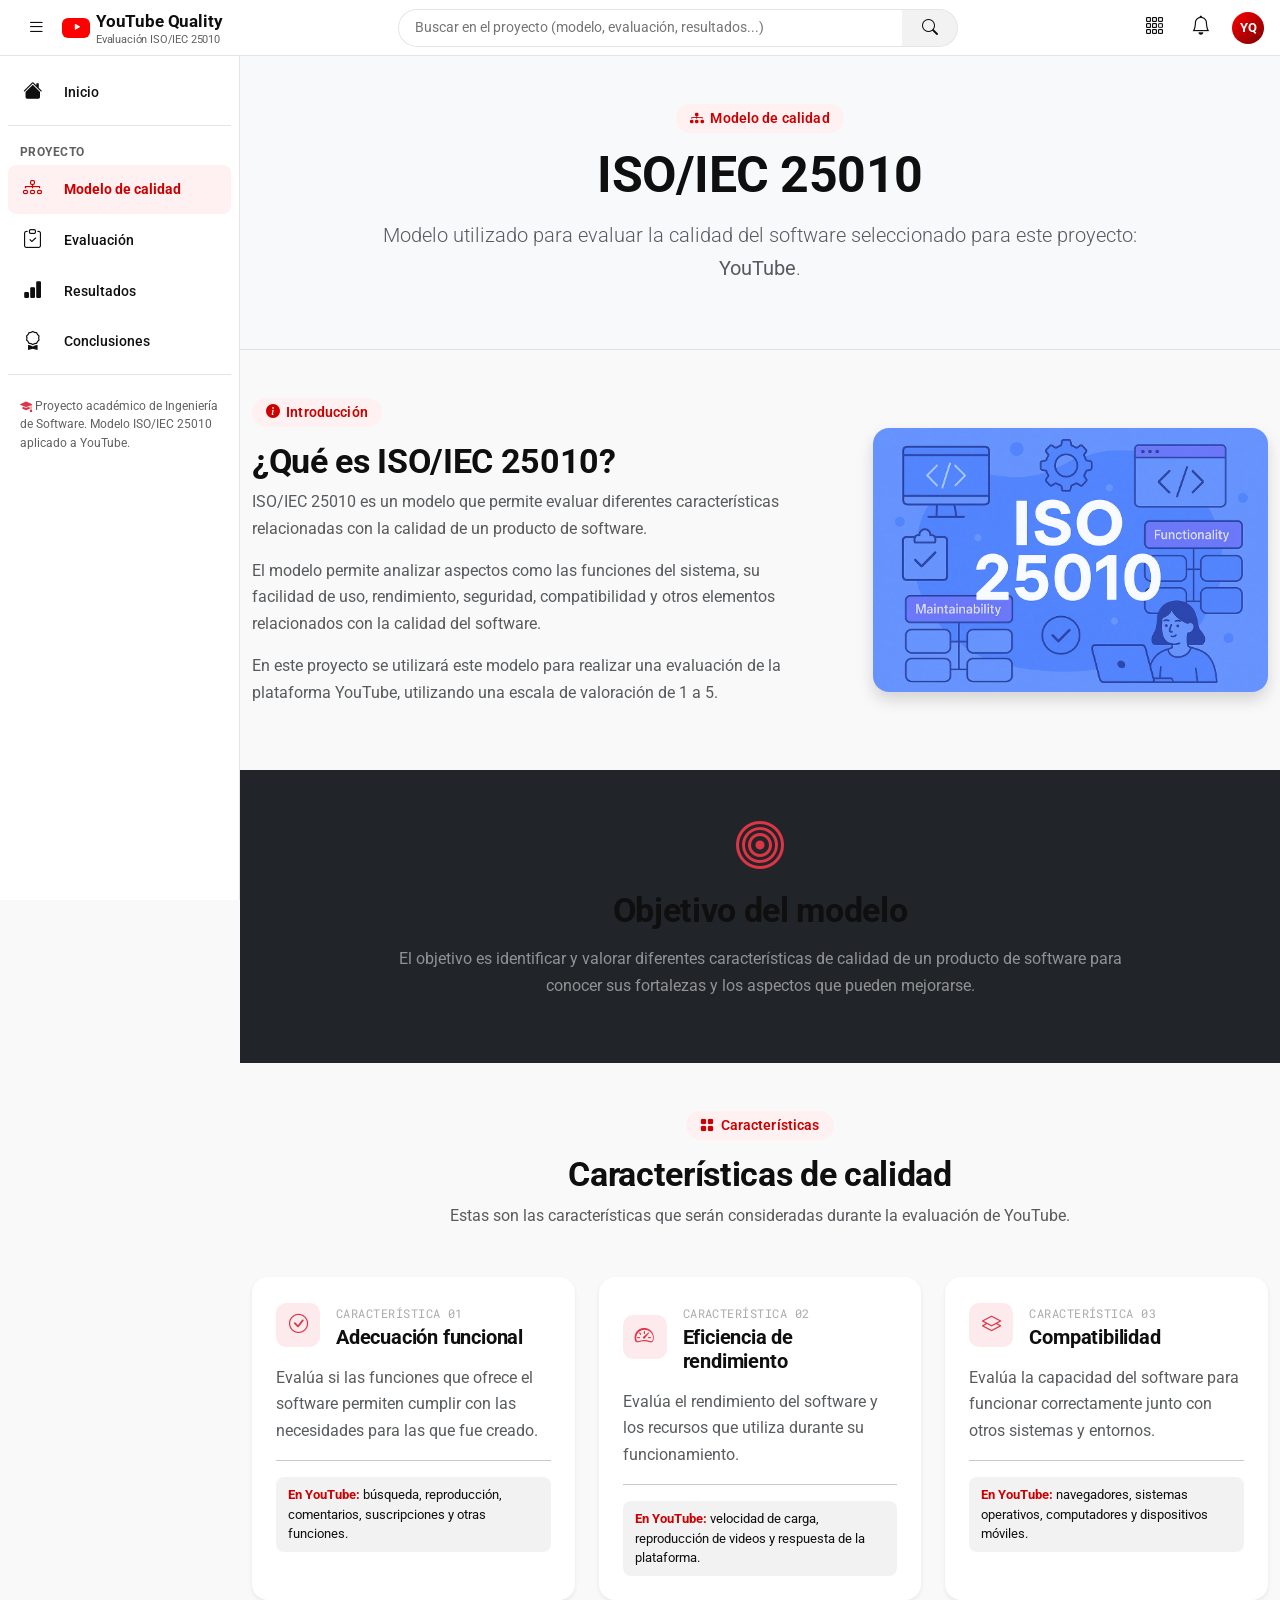
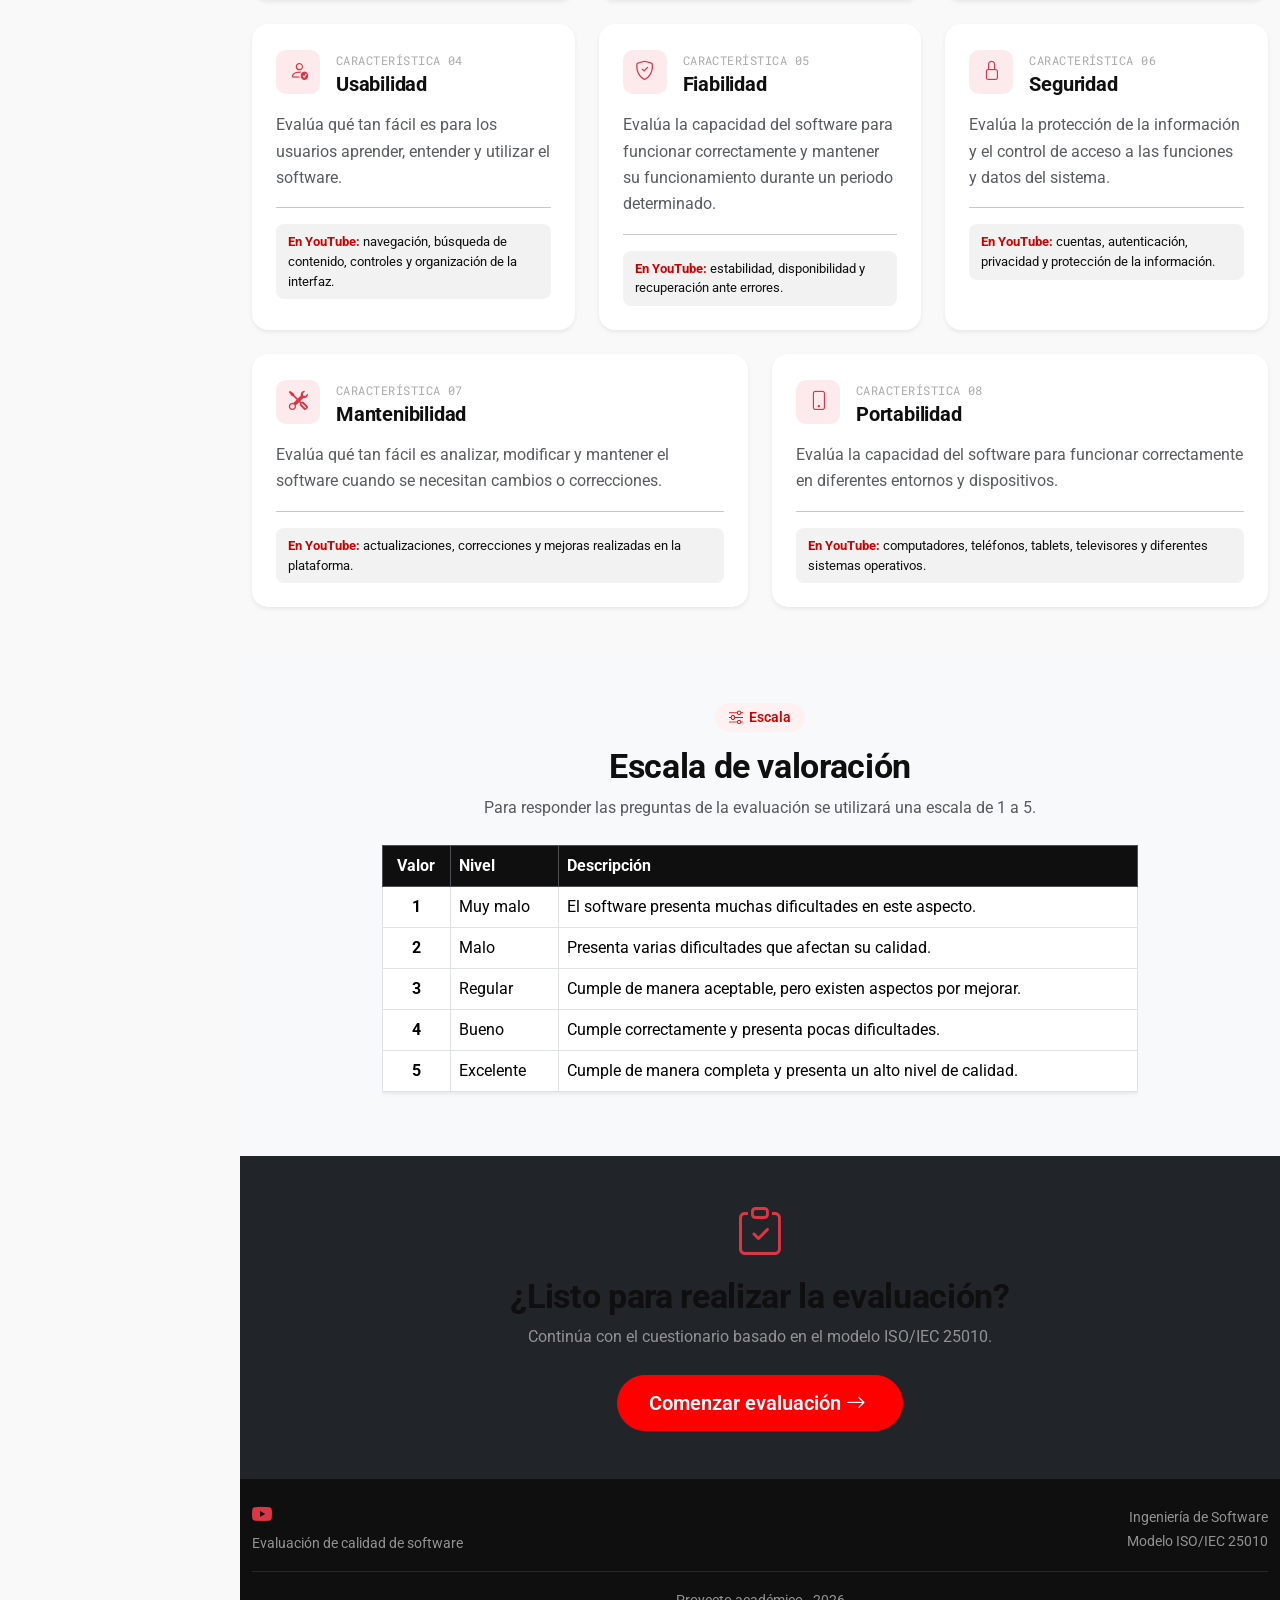
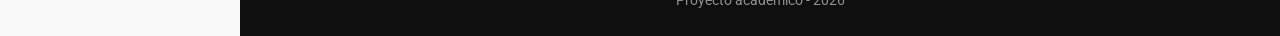
<file: pages/modelo.html>
<!DOCTYPE html>
<html lang="es">

<head>
    <meta charset="UTF-8">
    <meta name="viewport" content="width=device-width, initial-scale=1.0">

    <title>Modelo ISO/IEC 25010 | YouTube Quality</title>
    <link rel="icon" type="image/webp" href="/assets/img/logo-icono.png">

    <link rel="preconnect" href="https://fonts.googleapis.com">
    <link rel="preconnect" href="https://fonts.gstatic.com" crossorigin>

    <!-- Bootstrap 5 -->
    <link href="https://cdn.jsdelivr.net/npm/bootstrap@5.3.3/dist/css/bootstrap.min.css" rel="stylesheet">

    <!-- Bootstrap Icons -->
    <link rel="stylesheet"
        href="https://cdn.jsdelivr.net/npm/bootstrap-icons@1.11.3/font/bootstrap-icons.min.css">

    <!-- CSS propio -->
    <link rel="stylesheet" href="../assets/css/style.css">
</head>

<body data-base="../">

    <!-- =========================================================
         BARRA SUPERIOR
    ========================================================== -->
    <nav class="yt-navbar">

        <div class="yt-navbar-left">
            <button class="yt-hamburger" type="button" data-sidebar-toggle aria-label="Abrir menú" aria-controls="ytSidebar">
                <i class="bi bi-list"></i>
            </button>

            <a class="yt-brand" href="../index.html">
                <span class="yt-play-icon"><i class="bi bi-play-fill"></i></span>
                <span>
                    YouTube Quality
                    <span class="yt-brand-sub">Evaluación ISO/IEC 25010</span>
                </span>
            </a>
        </div>

        <div class="yt-navbar-center">
            <form class="yt-search-form" id="ytSearchForm" role="search">
                <input type="text" class="yt-search-input" id="ytSearchInput"
                    placeholder="Buscar en el proyecto (modelo, evaluación, resultados...)" autocomplete="off">
                <button type="submit" class="yt-search-btn" aria-label="Buscar">
                    <i class="bi bi-search"></i>
                </button>
            </form>
            <div class="yt-search-suggestions" id="ytSearchSuggestions"></div>
        </div>

        <div class="yt-navbar-right">
            <button class="yt-icon-btn" type="button" aria-label="Aplicaciones">
                <i class="bi bi-grid-3x3-gap"></i>
            </button>
            <button class="yt-icon-btn" type="button" aria-label="Notificaciones">
                <i class="bi bi-bell"></i>
            </button>
            <div class="yt-avatar" title="Proyecto académico">YQ</div>
        </div>

    </nav>


    <!-- =========================================================
         LAYOUT: SIDEBAR + CONTENIDO
    ========================================================== -->
    <div class="yt-layout">

        <aside class="yt-sidebar" id="ytSidebar">

            <div class="yt-sidebar-group">
                <a href="../index.html" class="yt-sidebar-item">
                    <i class="bi bi-house-fill"></i> Inicio
                </a>
            </div>

            <div class="yt-sidebar-group">
                <div class="yt-sidebar-label">Proyecto</div>

                <a href="modelo.html" class="yt-sidebar-item is-active">
                    <i class="bi bi-diagram-3"></i> Modelo de calidad
                </a>
                <a href="evaluacion.html" class="yt-sidebar-item">
                    <i class="bi bi-clipboard-check"></i> Evaluación
                </a>
                <a href="resultados.html" class="yt-sidebar-item">
                    <i class="bi bi-bar-chart-fill"></i> Resultados
                </a>
                <a href="conclusiones.html" class="yt-sidebar-item">
                    <i class="bi bi-award"></i> Conclusiones
                </a>
            </div>

            <div class="yt-sidebar-group">
                <div class="yt-sidebar-note">
                    <i class="bi bi-mortarboard-fill text-danger"></i>
                    Proyecto académico de Ingeniería de Software.
                    Modelo ISO/IEC 25010 aplicado a YouTube.
                </div>
            </div>

        </aside>

        <div class="yt-sidebar-backdrop" id="ytSidebarBackdrop"></div>


        <main class="yt-main">

            <!-- =========================================================
                 ENCABEZADO
            ========================================================== -->
            <header class="py-5 bg-light border-bottom">

                <div class="container">

                    <div class="row justify-content-center text-center">

                        <div class="col-lg-9">

                            <span class="section-tag">
                                <i class="bi bi-diagram-3-fill"></i>
                                Modelo de calidad
                            </span>

                            <h1 class="mt-3">
                                ISO/IEC 25010
                            </h1>

                            <p class="lead text-muted mt-3">
                                Modelo utilizado para evaluar la calidad del
                                software seleccionado para este proyecto:
                                <strong>YouTube</strong>.
                            </p>

                        </div>

                    </div>

                </div>

            </header>


            <!-- =========================================================
                 ¿QUÉ ES ISO 25010?
            ========================================================== -->
            <section class="py-5">

                <div class="container">

                    <div class="row align-items-center g-5">

                        <div class="col-lg-7">

                            <span class="section-tag">
                                <i class="bi bi-info-circle-fill"></i>
                                Introducción
                            </span>

                            <h2 class="mt-3">
                                ¿Qué es ISO/IEC 25010?
                            </h2>

                            <p class="text-muted">
                                ISO/IEC 25010 es un modelo que permite evaluar
                                diferentes características relacionadas con la
                                calidad de un producto de software.
                            </p>

                            <p class="text-muted">
                                El modelo permite analizar aspectos como las
                                funciones del sistema, su facilidad de uso,
                                rendimiento, seguridad, compatibilidad y otros
                                elementos relacionados con la calidad del software.
                            </p>

                            <p class="text-muted">
                                En este proyecto se utilizará este modelo para
                                realizar una evaluación de la plataforma YouTube,
                                utilizando una escala de valoración de 1 a 5.
                            </p>

                        </div>

                        <div class="col-lg-5 text-center">

                            <!--
                                IMAGEN RECOMENDADA:

                                Buscar en Internet:
                                "ISO IEC 25010 software quality model diagram"

                                También puedes buscar:
                                "ISO 25010 quality model español"

                                Guardar como:
                                assets/img/iso-25010.png
                            -->

                            <img src="../assets/img/iso-25010.png"
                                alt="Modelo de calidad ISO/IEC 25010"
                                class="img-fluid rounded-4 shadow">

                        </div>

                    </div>

                </div>

            </section>


            <!-- =========================================================
                 OBJETIVO DEL MODELO
            ========================================================== -->
            <section class="py-5 bg-dark text-white">

                <div class="container">

                    <div class="row justify-content-center text-center">

                        <div class="col-lg-9">

                            <i class="bi bi-bullseye text-danger display-5"></i>

                            <h2 class="mt-3">
                                Objetivo del modelo
                            </h2>

                            <p class="text-white-50 mt-3">
                                El objetivo es identificar y valorar diferentes
                                características de calidad de un producto de
                                software para conocer sus fortalezas y los aspectos
                                que pueden mejorarse.
                            </p>

                        </div>

                    </div>

                </div>

            </section>


            <!-- =========================================================
                 CARACTERÍSTICAS DEL MODELO
            ========================================================== -->
            <section class="py-5">

                <div class="container">

                    <div class="text-center mb-5">

                        <span class="section-tag">
                            <i class="bi bi-grid-fill"></i>
                            Características
                        </span>

                        <h2 class="mt-3">
                            Características de calidad
                        </h2>

                        <p class="text-muted">
                            Estas son las características que serán consideradas
                            durante la evaluación de YouTube.
                        </p>

                    </div>


                    <div class="row g-4">


                        <!-- 1. ADECUACIÓN FUNCIONAL -->
                        <div class="col-md-6 col-lg-4" id="caracteristica-funcionalidad">

                            <div class="card h-100 border-0 shadow-sm model-card">

                                <div class="card-body p-4">

                                    <div class="d-flex align-items-center mb-3">

                                        <div class="model-icon bg-danger bg-opacity-10 text-danger">
                                            <i class="bi bi-check-circle"></i>
                                        </div>

                                        <div class="ms-3">
                                            <span class="model-index">CARACTERÍSTICA 01</span>
                                            <h5 class="fw-bold mb-0">
                                                Adecuación funcional
                                            </h5>
                                        </div>

                                    </div>

                                    <p class="text-muted">
                                        Evalúa si las funciones que ofrece el
                                        software permiten cumplir con las
                                        necesidades para las que fue creado.
                                    </p>

                                    <hr>

                                    <div class="in-youtube-tag">
                                        <strong>En YouTube:</strong>
                                        búsqueda, reproducción, comentarios,
                                        suscripciones y otras funciones.
                                    </div>

                                </div>

                            </div>

                        </div>


                        <!-- 2. EFICIENCIA DE RENDIMIENTO -->
                        <div class="col-md-6 col-lg-4" id="caracteristica-rendimiento">

                            <div class="card h-100 border-0 shadow-sm model-card">

                                <div class="card-body p-4">

                                    <div class="d-flex align-items-center mb-3">

                                        <div class="model-icon bg-danger bg-opacity-10 text-danger">
                                            <i class="bi bi-speedometer2"></i>
                                        </div>

                                        <div class="ms-3">
                                            <span class="model-index">CARACTERÍSTICA 02</span>
                                            <h5 class="fw-bold mb-0">
                                                Eficiencia de rendimiento
                                            </h5>
                                        </div>

                                    </div>

                                    <p class="text-muted">
                                        Evalúa el rendimiento del software y los
                                        recursos que utiliza durante su funcionamiento.
                                    </p>

                                    <hr>

                                    <div class="in-youtube-tag">
                                        <strong>En YouTube:</strong>
                                        velocidad de carga, reproducción de videos
                                        y respuesta de la plataforma.
                                    </div>

                                </div>

                            </div>

                        </div>


                        <!-- 3. COMPATIBILIDAD -->
                        <div class="col-md-6 col-lg-4" id="caracteristica-compatibilidad">

                            <div class="card h-100 border-0 shadow-sm model-card">

                                <div class="card-body p-4">

                                    <div class="d-flex align-items-center mb-3">

                                        <div class="model-icon bg-danger bg-opacity-10 text-danger">
                                            <i class="bi bi-layers"></i>
                                        </div>

                                        <div class="ms-3">
                                            <span class="model-index">CARACTERÍSTICA 03</span>
                                            <h5 class="fw-bold mb-0">
                                                Compatibilidad
                                            </h5>
                                        </div>

                                    </div>

                                    <p class="text-muted">
                                        Evalúa la capacidad del software para
                                        funcionar correctamente junto con otros
                                        sistemas y entornos.
                                    </p>

                                    <hr>

                                    <div class="in-youtube-tag">
                                        <strong>En YouTube:</strong>
                                        navegadores, sistemas operativos,
                                        computadores y dispositivos móviles.
                                    </div>

                                </div>

                            </div>

                        </div>


                        <!-- 4. USABILIDAD -->
                        <div class="col-md-6 col-lg-4" id="caracteristica-usabilidad">

                            <div class="card h-100 border-0 shadow-sm model-card">

                                <div class="card-body p-4">

                                    <div class="d-flex align-items-center mb-3">

                                        <div class="model-icon bg-danger bg-opacity-10 text-danger">
                                            <i class="bi bi-person-check"></i>
                                        </div>

                                        <div class="ms-3">
                                            <span class="model-index">CARACTERÍSTICA 04</span>
                                            <h5 class="fw-bold mb-0">
                                                Usabilidad
                                            </h5>
                                        </div>

                                    </div>

                                    <p class="text-muted">
                                        Evalúa qué tan fácil es para los usuarios
                                        aprender, entender y utilizar el software.
                                    </p>

                                    <hr>

                                    <div class="in-youtube-tag">
                                        <strong>En YouTube:</strong>
                                        navegación, búsqueda de contenido,
                                        controles y organización de la interfaz.
                                    </div>

                                </div>

                            </div>

                        </div>


                        <!-- 5. FIABILIDAD -->
                        <div class="col-md-6 col-lg-4" id="caracteristica-fiabilidad">

                            <div class="card h-100 border-0 shadow-sm model-card">

                                <div class="card-body p-4">

                                    <div class="d-flex align-items-center mb-3">

                                        <div class="model-icon bg-danger bg-opacity-10 text-danger">
                                            <i class="bi bi-shield-check"></i>
                                        </div>

                                        <div class="ms-3">
                                            <span class="model-index">CARACTERÍSTICA 05</span>
                                            <h5 class="fw-bold mb-0">
                                                Fiabilidad
                                            </h5>
                                        </div>

                                    </div>

                                    <p class="text-muted">
                                        Evalúa la capacidad del software para
                                        funcionar correctamente y mantener su
                                        funcionamiento durante un periodo determinado.
                                    </p>

                                    <hr>

                                    <div class="in-youtube-tag">
                                        <strong>En YouTube:</strong>
                                        estabilidad, disponibilidad y recuperación
                                        ante errores.
                                    </div>

                                </div>

                            </div>

                        </div>


                        <!-- 6. SEGURIDAD -->
                        <div class="col-md-6 col-lg-4" id="caracteristica-seguridad">

                            <div class="card h-100 border-0 shadow-sm model-card">

                                <div class="card-body p-4">

                                    <div class="d-flex align-items-center mb-3">

                                        <div class="model-icon bg-danger bg-opacity-10 text-danger">
                                            <i class="bi bi-lock"></i>
                                        </div>

                                        <div class="ms-3">
                                            <span class="model-index">CARACTERÍSTICA 06</span>
                                            <h5 class="fw-bold mb-0">
                                                Seguridad
                                            </h5>
                                        </div>

                                    </div>

                                    <p class="text-muted">
                                        Evalúa la protección de la información y el
                                        control de acceso a las funciones y datos
                                        del sistema.
                                    </p>

                                    <hr>

                                    <div class="in-youtube-tag">
                                        <strong>En YouTube:</strong>
                                        cuentas, autenticación, privacidad y
                                        protección de la información.
                                    </div>

                                </div>

                            </div>

                        </div>


                        <!-- 7. MANTENIBILIDAD -->
                        <div class="col-md-6 col-lg-6" id="caracteristica-mantenibilidad">

                            <div class="card h-100 border-0 shadow-sm model-card">

                                <div class="card-body p-4">

                                    <div class="d-flex align-items-center mb-3">

                                        <div class="model-icon bg-danger bg-opacity-10 text-danger">
                                            <i class="bi bi-tools"></i>
                                        </div>

                                        <div class="ms-3">
                                            <span class="model-index">CARACTERÍSTICA 07</span>
                                            <h5 class="fw-bold mb-0">
                                                Mantenibilidad
                                            </h5>
                                        </div>

                                    </div>

                                    <p class="text-muted">
                                        Evalúa qué tan fácil es analizar, modificar
                                        y mantener el software cuando se necesitan
                                        cambios o correcciones.
                                    </p>

                                    <hr>

                                    <div class="in-youtube-tag">
                                        <strong>En YouTube:</strong>
                                        actualizaciones, correcciones y mejoras
                                        realizadas en la plataforma.
                                    </div>

                                </div>

                            </div>

                        </div>


                        <!-- 8. PORTABILIDAD -->
                        <div class="col-md-6 col-lg-6" id="caracteristica-portabilidad">

                            <div class="card h-100 border-0 shadow-sm model-card">

                                <div class="card-body p-4">

                                    <div class="d-flex align-items-center mb-3">

                                        <div class="model-icon bg-danger bg-opacity-10 text-danger">
                                            <i class="bi bi-phone"></i>
                                        </div>

                                        <div class="ms-3">
                                            <span class="model-index">CARACTERÍSTICA 08</span>
                                            <h5 class="fw-bold mb-0">
                                                Portabilidad
                                            </h5>
                                        </div>

                                    </div>

                                    <p class="text-muted">
                                        Evalúa la capacidad del software para
                                        funcionar correctamente en diferentes
                                        entornos y dispositivos.
                                    </p>

                                    <hr>

                                    <div class="in-youtube-tag">
                                        <strong>En YouTube:</strong>
                                        computadores, teléfonos, tablets,
                                        televisores y diferentes sistemas operativos.
                                    </div>

                                </div>

                            </div>

                        </div>

                    </div>

                </div>

            </section>


            <!-- =========================================================
                 ESCALA DE VALORACIÓN
            ========================================================== -->
            <section class="py-5 bg-light">

                <div class="container">

                    <div class="row justify-content-center">

                        <div class="col-lg-9">

                            <div class="text-center mb-4">

                                <span class="section-tag">
                                    <i class="bi bi-sliders"></i>
                                    Escala
                                </span>

                                <h2 class="mt-3">
                                    Escala de valoración
                                </h2>

                                <p class="text-muted">
                                    Para responder las preguntas de la evaluación
                                    se utilizará una escala de 1 a 5.
                                </p>

                            </div>


                            <div class="table-responsive">

                                <table class="table table-bordered table-hover bg-white shadow-sm">

                                    <thead class="table-dark">
                                        <tr>
                                            <th class="text-center">Valor</th>
                                            <th>Nivel</th>
                                            <th>Descripción</th>
                                        </tr>
                                    </thead>

                                    <tbody>

                                        <tr>
                                            <td class="text-center fw-bold">1</td>
                                            <td>Muy malo</td>
                                            <td>El software presenta muchas dificultades en este aspecto.</td>
                                        </tr>

                                        <tr>
                                            <td class="text-center fw-bold">2</td>
                                            <td>Malo</td>
                                            <td>Presenta varias dificultades que afectan su calidad.</td>
                                        </tr>

                                        <tr>
                                            <td class="text-center fw-bold">3</td>
                                            <td>Regular</td>
                                            <td>Cumple de manera aceptable, pero existen aspectos por mejorar.</td>
                                        </tr>

                                        <tr>
                                            <td class="text-center fw-bold">4</td>
                                            <td>Bueno</td>
                                            <td>Cumple correctamente y presenta pocas dificultades.</td>
                                        </tr>

                                        <tr>
                                            <td class="text-center fw-bold">5</td>
                                            <td>Excelente</td>
                                            <td>Cumple de manera completa y presenta un alto nivel de calidad.</td>
                                        </tr>

                                    </tbody>

                                </table>

                            </div>

                        </div>

                    </div>

                </div>

            </section>


            <!-- =========================================================
                 BOTÓN A EVALUACIÓN
            ========================================================== -->
            <section class="py-5 bg-dark text-white">

                <div class="container text-center">

                    <i class="bi bi-clipboard-check text-danger display-5"></i>

                    <h2 class="mt-3">
                        ¿Listo para realizar la evaluación?
                    </h2>

                    <p class="text-white-50">
                        Continúa con el cuestionario basado en el modelo
                        ISO/IEC 25010.
                    </p>

                    <a href="evaluacion.html" class="btn btn-danger btn-lg mt-2">
                        Comenzar evaluación
                        <i class="bi bi-arrow-right"></i>
                    </a>

                </div>

            </section>


            <!-- =========================================================
                 FOOTER
            ========================================================== -->
            <footer class="bg-dark text-white py-4">

                <div class="container">

                    <div class="row align-items-center">

                        <div class="col-md-6 text-center text-md-start">
                            <h5 class="fw-bold mb-1">
                                <i class="bi bi-youtube text-danger"></i>
                                YouTube Quality
                            </h5>
                            <small class="text-white-50">Evaluación de calidad de software</small>
                        </div>

                        <div class="col-md-6 text-center text-md-end mt-3 mt-md-0">
                            <small class="text-white-50">Ingeniería de Software</small>
                            <br>
                            <small class="text-white-50">Modelo ISO/IEC 25010</small>
                        </div>

                    </div>

                    <hr class="border-secondary my-3">

                    <div class="text-center">
                        <small class="text-white-50">Proyecto académico - 2026</small>
                    </div>

                </div>

            </footer>

        </main>

    </div>


    <!-- =========================================================
         BOOTSTRAP JS
    ========================================================== -->
    <script src="https://cdn.jsdelivr.net/npm/bootstrap@5.3.3/dist/js/bootstrap.bundle.min.js"></script>

    <!-- JavaScript propio -->
    <script src="../assets/js/data.js"></script>
    <script src="../assets/js/utils.js"></script>
    <script src="../assets/js/evaluacion.js"></script>
    <script src="../assets/js/resultados.js"></script>
    <script src="../assets/js/ui.js"></script>

</body>

</html>
</file>
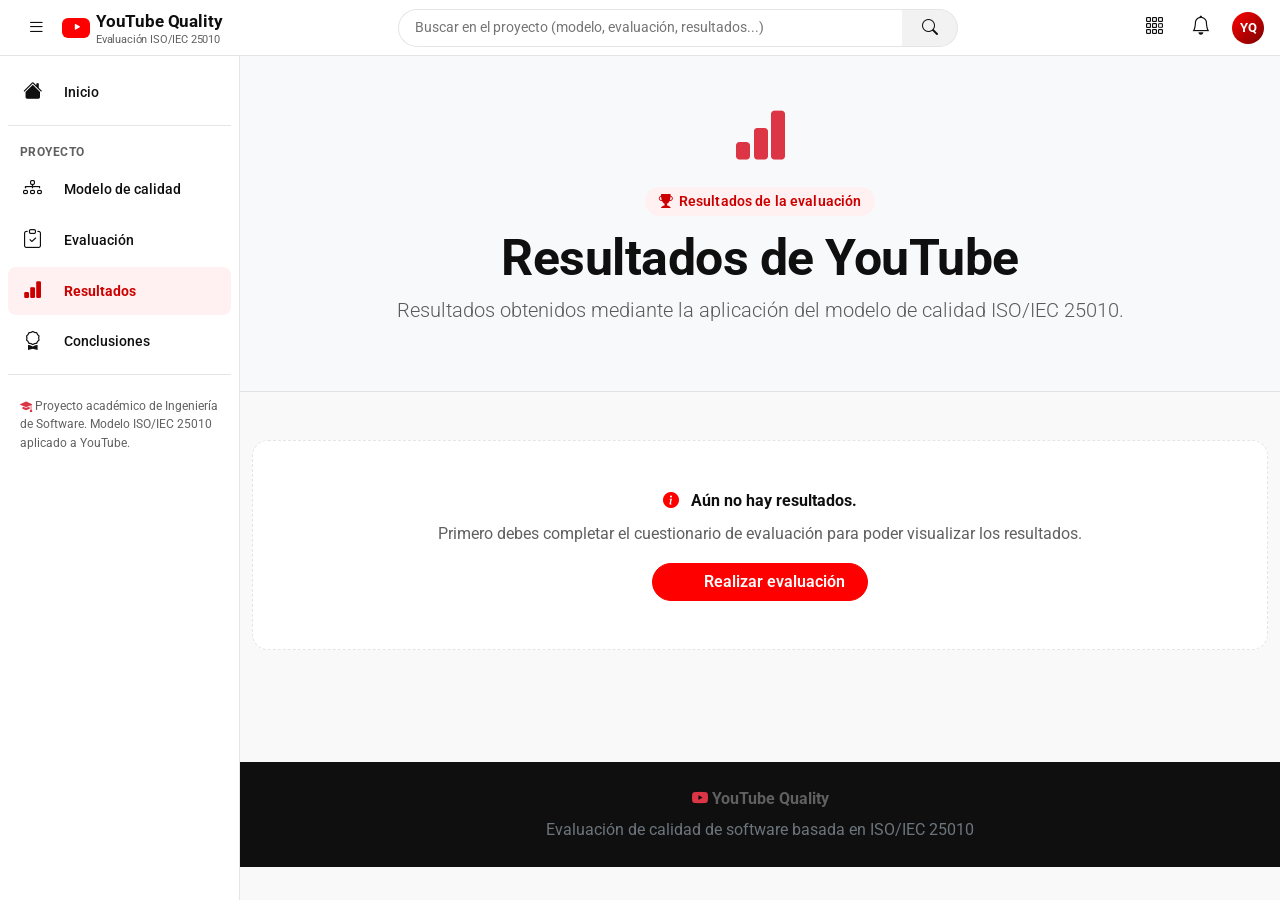
<file: pages/resultados.html>
<!DOCTYPE html>
<html lang="es">
<head>
    <meta charset="UTF-8">
    <meta name="viewport" content="width=device-width, initial-scale=1.0">

    <title>Resultados | YouTube Quality</title>
    <link rel="icon" type="image/webp" href="/assets/img/logo-icono.png">

    <link rel="preconnect" href="https://fonts.googleapis.com">
    <link rel="preconnect" href="https://fonts.gstatic.com" crossorigin>

    <!-- Bootstrap -->
    <link
        href="https://cdn.jsdelivr.net/npm/bootstrap@5.3.3/dist/css/bootstrap.min.css"
        rel="stylesheet"
    >

    <!-- Bootstrap Icons -->
    <link
        rel="stylesheet"
        href="https://cdn.jsdelivr.net/npm/bootstrap-icons@1.11.3/font/bootstrap-icons.min.css"
    >

    <!-- CSS propio -->
    <link rel="stylesheet" href="../assets/css/style.css">
</head>

<body data-base="../">

    <!-- =========================================================
         BARRA SUPERIOR
    ========================================================== -->
    <nav class="yt-navbar">

        <div class="yt-navbar-left">
            <button class="yt-hamburger" type="button" data-sidebar-toggle aria-label="Abrir menú" aria-controls="ytSidebar">
                <i class="bi bi-list"></i>
            </button>

            <a class="yt-brand" href="../index.html">
                <span class="yt-play-icon"><i class="bi bi-play-fill"></i></span>
                <span>
                    YouTube Quality
                    <span class="yt-brand-sub">Evaluación ISO/IEC 25010</span>
                </span>
            </a>
        </div>

        <div class="yt-navbar-center">
            <form class="yt-search-form" id="ytSearchForm" role="search">
                <input type="text" class="yt-search-input" id="ytSearchInput"
                    placeholder="Buscar en el proyecto (modelo, evaluación, resultados...)" autocomplete="off">
                <button type="submit" class="yt-search-btn" aria-label="Buscar">
                    <i class="bi bi-search"></i>
                </button>
            </form>
            <div class="yt-search-suggestions" id="ytSearchSuggestions"></div>
        </div>

        <div class="yt-navbar-right">
            <button class="yt-icon-btn" type="button" aria-label="Aplicaciones">
                <i class="bi bi-grid-3x3-gap"></i>
            </button>
            <button class="yt-icon-btn" type="button" aria-label="Notificaciones">
                <i class="bi bi-bell"></i>
            </button>
            <div class="yt-avatar" title="Proyecto académico">YQ</div>
        </div>

    </nav>


    <!-- =========================================================
         LAYOUT: SIDEBAR + CONTENIDO
    ========================================================== -->
    <div class="yt-layout">

        <aside class="yt-sidebar" id="ytSidebar">

            <div class="yt-sidebar-group">
                <a href="../index.html" class="yt-sidebar-item">
                    <i class="bi bi-house-fill"></i> Inicio
                </a>
            </div>

            <div class="yt-sidebar-group">
                <div class="yt-sidebar-label">Proyecto</div>

                <a href="modelo.html" class="yt-sidebar-item">
                    <i class="bi bi-diagram-3"></i> Modelo de calidad
                </a>
                <a href="evaluacion.html" class="yt-sidebar-item">
                    <i class="bi bi-clipboard-check"></i> Evaluación
                </a>
                <a href="resultados.html" class="yt-sidebar-item is-active">
                    <i class="bi bi-bar-chart-fill"></i> Resultados
                </a>
                <a href="conclusiones.html" class="yt-sidebar-item">
                    <i class="bi bi-award"></i> Conclusiones
                </a>
            </div>

            <div class="yt-sidebar-group">
                <div class="yt-sidebar-note">
                    <i class="bi bi-mortarboard-fill text-danger"></i>
                    Proyecto académico de Ingeniería de Software.
                    Modelo ISO/IEC 25010 aplicado a YouTube.
                </div>
            </div>

        </aside>

        <div class="yt-sidebar-backdrop" id="ytSidebarBackdrop"></div>


        <main class="yt-main">

    <!-- =========================================================
         ENCABEZADO
    ========================================================== -->
    <header class="py-5 bg-light border-bottom">

        <div class="container text-center">

            <!-- IMAGEN:
                 Colocar aquí el logo de YouTube.
                 Archivo sugerido:
                 ../assets/img/youtube-logo.png
            -->

            <div class="mb-3">
                <i class="bi bi-bar-chart-fill text-danger display-4"></i>
            </div>

            <span class="section-tag">
                <i class="bi bi-trophy-fill"></i>
                Resultados de la evaluación
            </span>

            <h1 class="mt-3">
                Resultados de YouTube
            </h1>

            <p class="lead text-muted mx-auto" style="max-width: 800px;">
                Resultados obtenidos mediante la aplicación del modelo
                de calidad ISO/IEC 25010.
            </p>

        </div>

    </header>


    <!-- =========================================================
         CONTENIDO PRINCIPAL
    ========================================================== -->
    <div class="container py-5">


        <!-- =====================================================
             AVISO INICIAL
        ====================================================== -->
        <div id="mensajeSinResultados" class="alert text-center p-4 p-md-5">

            <i class="bi bi-info-circle-fill me-2"></i>

            <strong>Aún no hay resultados.</strong>

            <p class="mb-3 mt-2">
                Primero debes completar el cuestionario de evaluación
                para poder visualizar los resultados.
            </p>

            <a href="evaluacion.html" class="btn btn-danger">
                <i class="bi bi-clipboard-check me-2"></i>
                Realizar evaluación
            </a>

        </div>


        <!-- =====================================================
             RESUMEN GENERAL
        ====================================================== -->
        <section id="seccionResultados" style="display: none;">

            <div class="row g-4 mb-5">

                <!-- Puntuación general -->
                <div class="col-md-4">

                    <div class="card h-100 shadow-sm border-0">

                        <div class="card-body text-center p-4">

                            <i class="bi bi-star-fill text-warning display-5"></i>

                            <h5 class="mt-3">
                                Puntuación general
                            </h5>

                            <div
                                id="resultadoGlobal"
                                class="display-3 fw-bold text-danger"
                            >
                                0.0
                            </div>

                            <p class="text-muted mb-0">
                                De 5.0 puntos
                            </p>

                        </div>

                    </div>

                </div>


                <!-- Porcentaje -->
                <div class="col-md-4">

                    <div class="card h-100 shadow-sm border-0">

                        <div class="card-body text-center p-4">

                            <i class="bi bi-percent text-danger display-5"></i>

                            <h5 class="mt-3">
                                Calidad general
                            </h5>

                            <div
                                id="resultadoPorcentaje"
                                class="display-3 fw-bold text-danger"
                            >
                                0%
                            </div>

                            <p class="text-muted mb-0">
                                Resultado de la evaluación
                            </p>

                        </div>

                    </div>

                </div>


                <!-- Interpretación -->
                <div class="col-md-4">

                    <div class="card h-100 shadow-sm border-0">

                        <div class="card-body text-center p-4">

                            <i class="bi bi-check-circle-fill text-success display-5"></i>

                            <h5 class="mt-3">
                                Interpretación
                            </h5>

                            <div
                                id="resultadoInterpretacion"
                                class="fs-3 fw-bold text-success"
                            >
                                -
                            </div>

                            <p class="text-muted mb-0">
                                Nivel de calidad
                            </p>

                        </div>

                    </div>

                </div>

            </div>


            <!-- =================================================
                 TABLA DE RESULTADOS
            ================================================== -->
            <section class="mb-5">

                <div class="card shadow-sm border-0">

                    <div class="card-header bg-danger text-white py-3">

                        <h2 class="h4 mb-0">
                            <i class="bi bi-table me-2"></i>
                            Resultados por característica
                        </h2>

                    </div>

                    <div class="card-body p-0">

                        <div class="table-responsive">

                            <table class="table table-hover table-bordered mb-0 align-middle">

                                <thead class="table-dark">

                                    <tr>
                                        <th>#</th>
                                        <th>Característica</th>
                                        <th>Puntuación</th>
                                        <th>Porcentaje</th>
                                        <th>Interpretación</th>
                                    </tr>

                                </thead>

                                <tbody>

                                    <tr>
                                        <td>1</td>

                                        <td>
                                            <i class="bi bi-check2-square text-danger me-2"></i>
                                            Adecuación funcional
                                        </td>

                                        <td id="puntajeFuncionalidad">
                                            0.0 / 5
                                        </td>

                                        <td id="porcentajeFuncionalidad">
                                            0%
                                        </td>

                                        <td id="interpretacionFuncionalidad">
                                            -
                                        </td>
                                    </tr>


                                    <tr>
                                        <td>2</td>

                                        <td>
                                            <i class="bi bi-speedometer2 text-danger me-2"></i>
                                            Eficiencia de rendimiento
                                        </td>

                                        <td id="puntajeRendimiento">
                                            0.0 / 5
                                        </td>

                                        <td id="porcentajeRendimiento">
                                            0%
                                        </td>

                                        <td id="interpretacionRendimiento">
                                            -
                                        </td>
                                    </tr>


                                    <tr>
                                        <td>3</td>

                                        <td>
                                            <i class="bi bi-layers text-danger me-2"></i>
                                            Compatibilidad
                                        </td>

                                        <td id="puntajeCompatibilidad">
                                            0.0 / 5
                                        </td>

                                        <td id="porcentajeCompatibilidad">
                                            0%
                                        </td>

                                        <td id="interpretacionCompatibilidad">
                                            -
                                        </td>
                                    </tr>


                                    <tr>
                                        <td>4</td>

                                        <td>
                                            <i class="bi bi-person-check text-danger me-2"></i>
                                            Usabilidad
                                        </td>

                                        <td id="puntajeUsabilidad">
                                            0.0 / 5
                                        </td>

                                        <td id="porcentajeUsabilidad">
                                            0%
                                        </td>

                                        <td id="interpretacionUsabilidad">
                                            -
                                        </td>
                                    </tr>


                                    <tr>
                                        <td>5</td>

                                        <td>
                                            <i class="bi bi-shield-check text-danger me-2"></i>
                                            Fiabilidad
                                        </td>

                                        <td id="puntajeFiabilidad">
                                            0.0 / 5
                                        </td>

                                        <td id="porcentajeFiabilidad">
                                            0%
                                        </td>

                                        <td id="interpretacionFiabilidad">
                                            -
                                        </td>
                                    </tr>


                                    <tr>
                                        <td>6</td>

                                        <td>
                                            <i class="bi bi-shield-lock text-danger me-2"></i>
                                            Seguridad
                                        </td>

                                        <td id="puntajeSeguridad">
                                            0.0 / 5
                                        </td>

                                        <td id="porcentajeSeguridad">
                                            0%
                                        </td>

                                        <td id="interpretacionSeguridad">
                                            -
                                        </td>
                                    </tr>


                                    <tr>
                                        <td>7</td>

                                        <td>
                                            <i class="bi bi-tools text-danger me-2"></i>
                                            Mantenibilidad
                                        </td>

                                        <td id="puntajeMantenibilidad">
                                            0.0 / 5
                                        </td>

                                        <td id="porcentajeMantenibilidad">
                                            0%
                                        </td>

                                        <td id="interpretacionMantenibilidad">
                                            -
                                        </td>
                                    </tr>


                                    <tr>
                                        <td>8</td>

                                        <td>
                                            <i class="bi bi-phone text-danger me-2"></i>
                                            Portabilidad
                                        </td>

                                        <td id="puntajePortabilidad">
                                            0.0 / 5
                                        </td>

                                        <td id="porcentajePortabilidad">
                                            0%
                                        </td>

                                        <td id="interpretacionPortabilidad">
                                            -
                                        </td>
                                    </tr>

                                </tbody>

                            </table>

                        </div>

                    </div>

                </div>

            </section>


            <!-- =================================================
                GRÁFICA DE RESULTADOS
            ================================================== -->
            <section class="mb-5">

                <div class="card shadow-sm border-0">

                    <div class="card-header bg-dark text-white py-3">

                        <h2 class="h4 mb-0">
                            <i class="bi bi-bar-chart-fill me-2"></i>
                            Resultados por característica
                        </h2>

                    </div>

                    <div class="card-body p-4">

                        <p class="text-muted mb-4">
                            Puntuación obtenida por YouTube en cada característica
                            evaluada según ISO/IEC 25010.
                        </p>

                        <div
                            id="graficaCaracteristicas"
                            style="
                                width: 100%;
                                height: 450px;
                            "
                        ></div>

                    </div>

                </div>

            </section>


            <!-- =================================================
                CALIDAD GENERAL
            ================================================== -->
            <section class="mb-5">

                <div class="row justify-content-center">

                    <div class="col-lg-6">

                        <div class="card shadow-sm border-0">

                            <div class="card-header bg-danger text-white py-3">

                                <h2 class="h5 mb-0">
                                    <i class="bi bi-pie-chart-fill me-2"></i>
                                    Calidad general
                                </h2>

                            </div>

                            <div class="card-body p-4">

                                <p class="text-muted text-center mb-4">
                                    Porcentaje general obtenido por YouTube.
                                </p>

                                <div
                                    id="graficaGlobal"
                                    style="
                                        width: 100%;
                                        height: 350px;
                                    "
                                ></div>

                            </div>

                        </div>

                    </div>

                </div>

            </section>


            <!-- =================================================
                 ESCALA DE INTERPRETACIÓN
            ================================================== -->
            <section class="mb-5">

                <div class="card shadow-sm border-0">

                    <div class="card-header bg-dark text-white py-3">

                        <h2 class="h4 mb-0">
                            <i class="bi bi-list-ol me-2"></i>
                            Escala de interpretación
                        </h2>

                    </div>

                    <div class="card-body">

                        <div class="table-responsive">

                            <table class="table table-bordered text-center align-middle">

                                <thead class="table-light">

                                    <tr>
                                        <th>Rango</th>
                                        <th>Interpretación</th>
                                    </tr>

                                </thead>

                                <tbody>

                                    <tr>
                                        <td>
                                            <strong>1.0 - 1.9</strong>
                                        </td>

                                        <td>
                                            <span class="badge bg-danger">
                                                Muy malo
                                            </span>
                                        </td>
                                    </tr>


                                    <tr>
                                        <td>
                                            <strong>2.0 - 2.9</strong>
                                        </td>

                                        <td>
                                            <span class="badge bg-warning text-dark">
                                                Malo
                                            </span>
                                        </td>
                                    </tr>


                                    <tr>
                                        <td>
                                            <strong>3.0 - 3.9</strong>
                                        </td>

                                        <td>
                                            <span class="badge bg-secondary">
                                                Regular
                                            </span>
                                        </td>
                                    </tr>


                                    <tr>
                                        <td>
                                            <strong>4.0 - 4.4</strong>
                                        </td>

                                        <td>
                                            <span class="badge bg-primary">
                                                Bueno
                                            </span>
                                        </td>
                                    </tr>


                                    <tr>
                                        <td>
                                            <strong>4.5 - 5.0</strong>
                                        </td>

                                        <td>
                                            <span class="badge bg-success">
                                                Excelente
                                            </span>
                                        </td>
                                    </tr>

                                </tbody>

                            </table>

                        </div>

                    </div>

                </div>

            </section>


            <!-- =================================================
                 OBSERVACIÓN
            ================================================== -->
            <section>

                <div class="alert alert-light border">

                    <h2 class="h5 fw-bold">
                        <i class="bi bi-info-circle-fill text-danger me-2"></i>
                        Observación
                    </h2>

                    <p class="mb-0">
                        Los resultados presentados corresponden a las respuestas
                        obtenidas mediante el cuestionario basado en las
                        características de calidad del modelo ISO/IEC 25010.
                        La puntuación de cada característica se obtiene a partir
                        del promedio de las preguntas que pertenecen a ella.
                    </p>

                </div>

            </section>

        </section>

    </div>


    <!-- =========================================================
         FOOTER
    ========================================================== -->
    <footer class="bg-dark text-white py-4 mt-5">

        <div class="container text-center">

            <p class="mb-1">
                <i class="bi bi-youtube text-danger"></i>
                <strong>YouTube Quality</strong>
            </p>

            <p class="mb-0 text-secondary">
                Evaluación de calidad de software basada en ISO/IEC 25010
            </p>

        </div>

    </footer>

        </main>

    </div>


    <!-- =========================================================
        BOOTSTRAP JS
    ========================================================= -->
    <script src="https://cdn.jsdelivr.net/npm/bootstrap@5.3.3/dist/js/bootstrap.bundle.min.js"></script>

    <!-- =========================================================
        JAVASCRIPT DEL PROYECTO
    ========================================================= -->
    <script src="../assets/js/data.js"></script>
    <script src="../assets/js/utils.js"></script>
    <script src="../assets/js/evaluacion.js"></script>
    <script src="../assets/js/graficas.js"></script>
    <script src="../assets/js/resultados.js"></script>
    <script src="../assets/js/ui.js"></script>

</body>
</html>
</file>
<file: assets/css/style.css>
/* =========================================================
   STYLE.CSS
   Punto de entrada. Importa los módulos de estilo.
   Así el <link href="assets/css/style.css"> de cada página
   no necesita cambiar, pero el CSS queda organizado en
   varios archivos fáciles de editar por separado.
   ========================================================= */

@import url("https://fonts.googleapis.com/css2?family=Roboto:wght@400;500;700;900&family=Roboto+Mono:wght@400;500;700&display=swap");

@import url("variables.css");
@import url("base.css");
@import url("navbar.css");
@import url("sidebar.css");
@import url("hero.css");
@import url("buttons.css");
@import url("cards.css");
@import url("forms.css");
@import url("results.css");
@import url("footer.css");
@import url("miniaturas.css");
</file>
